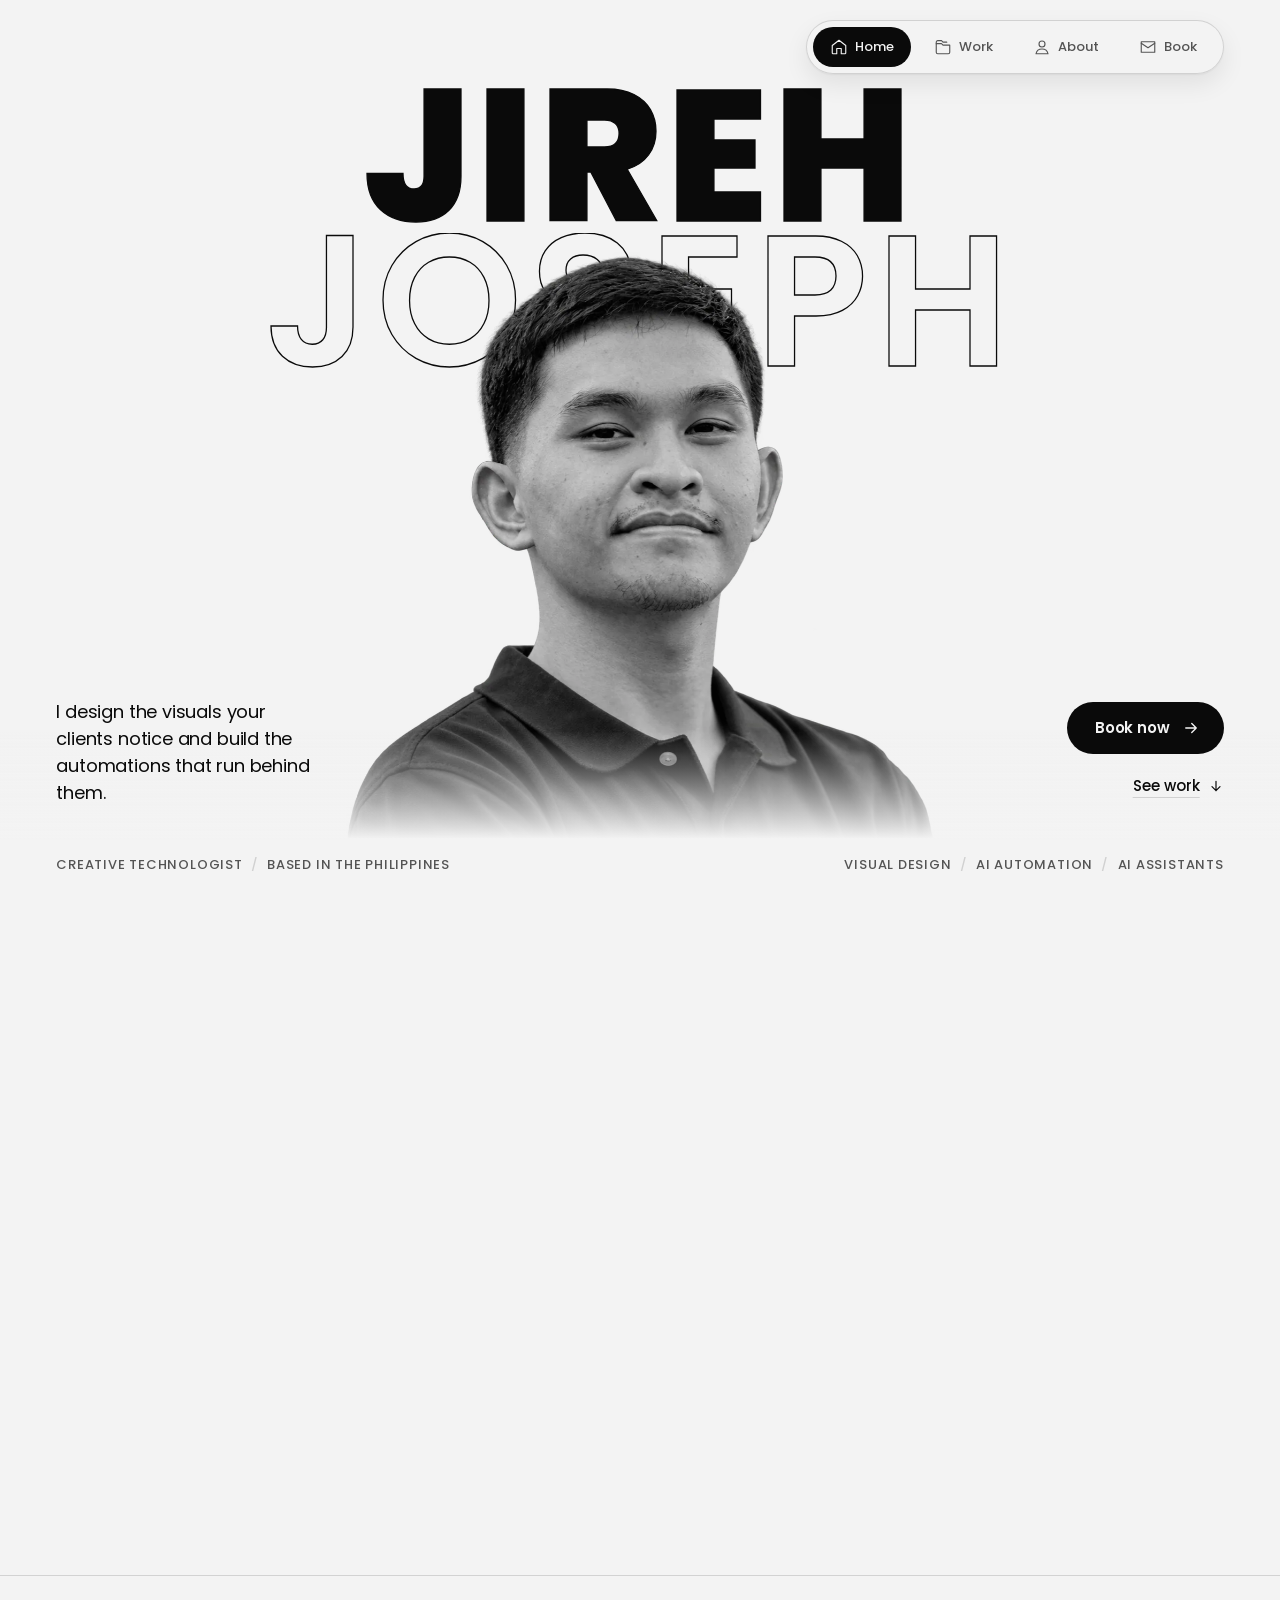
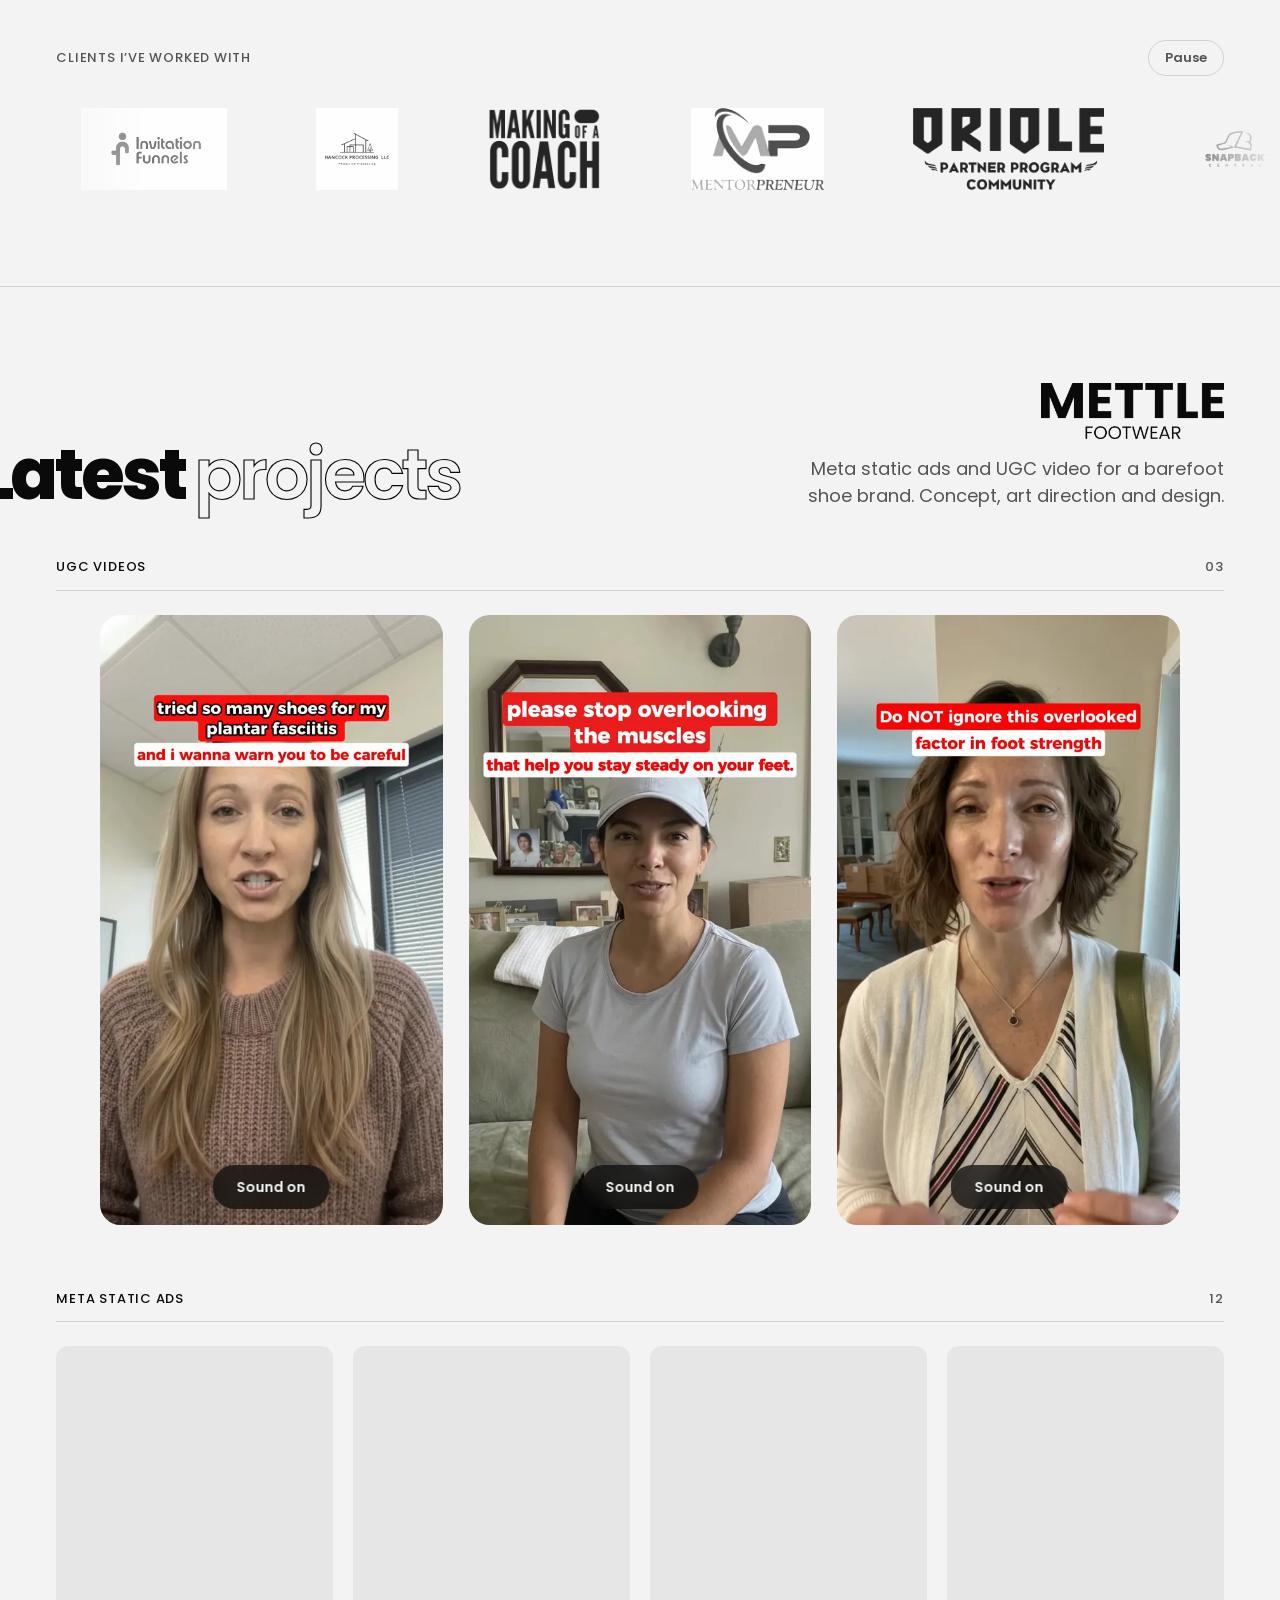
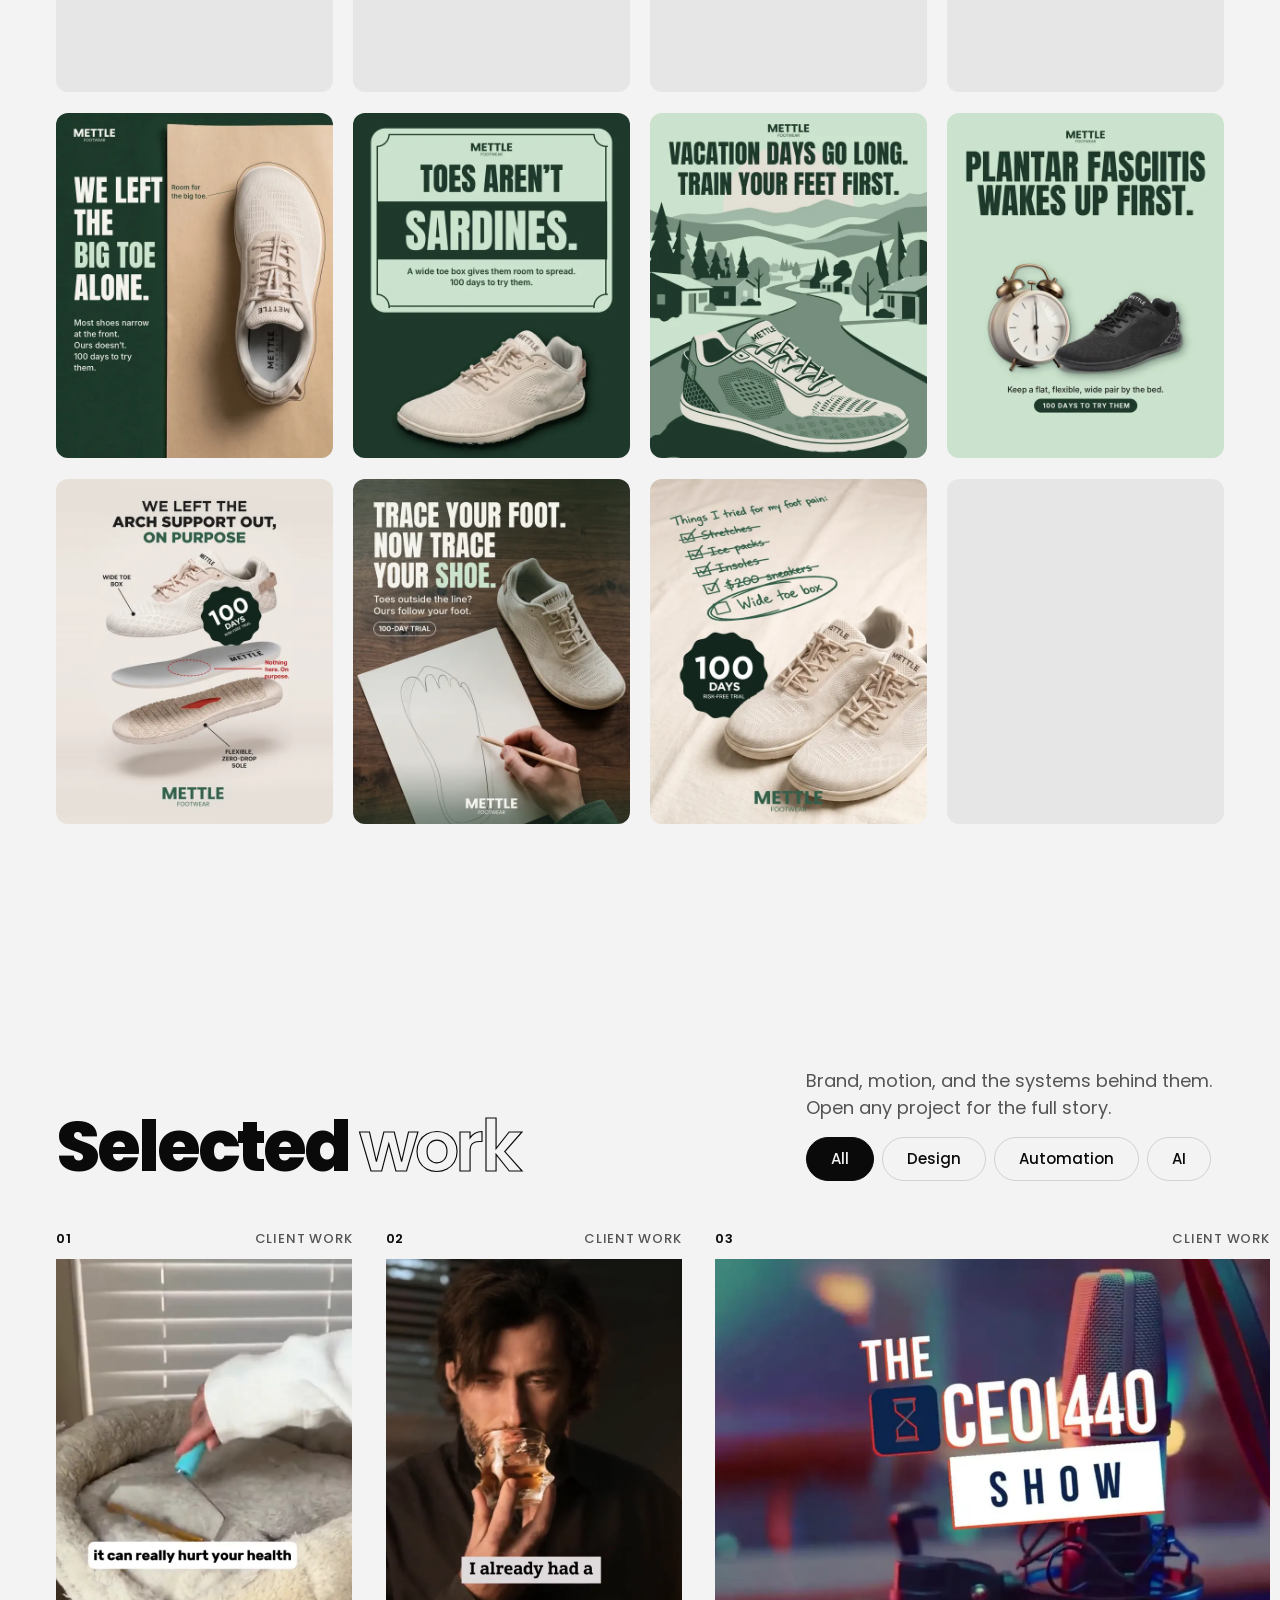
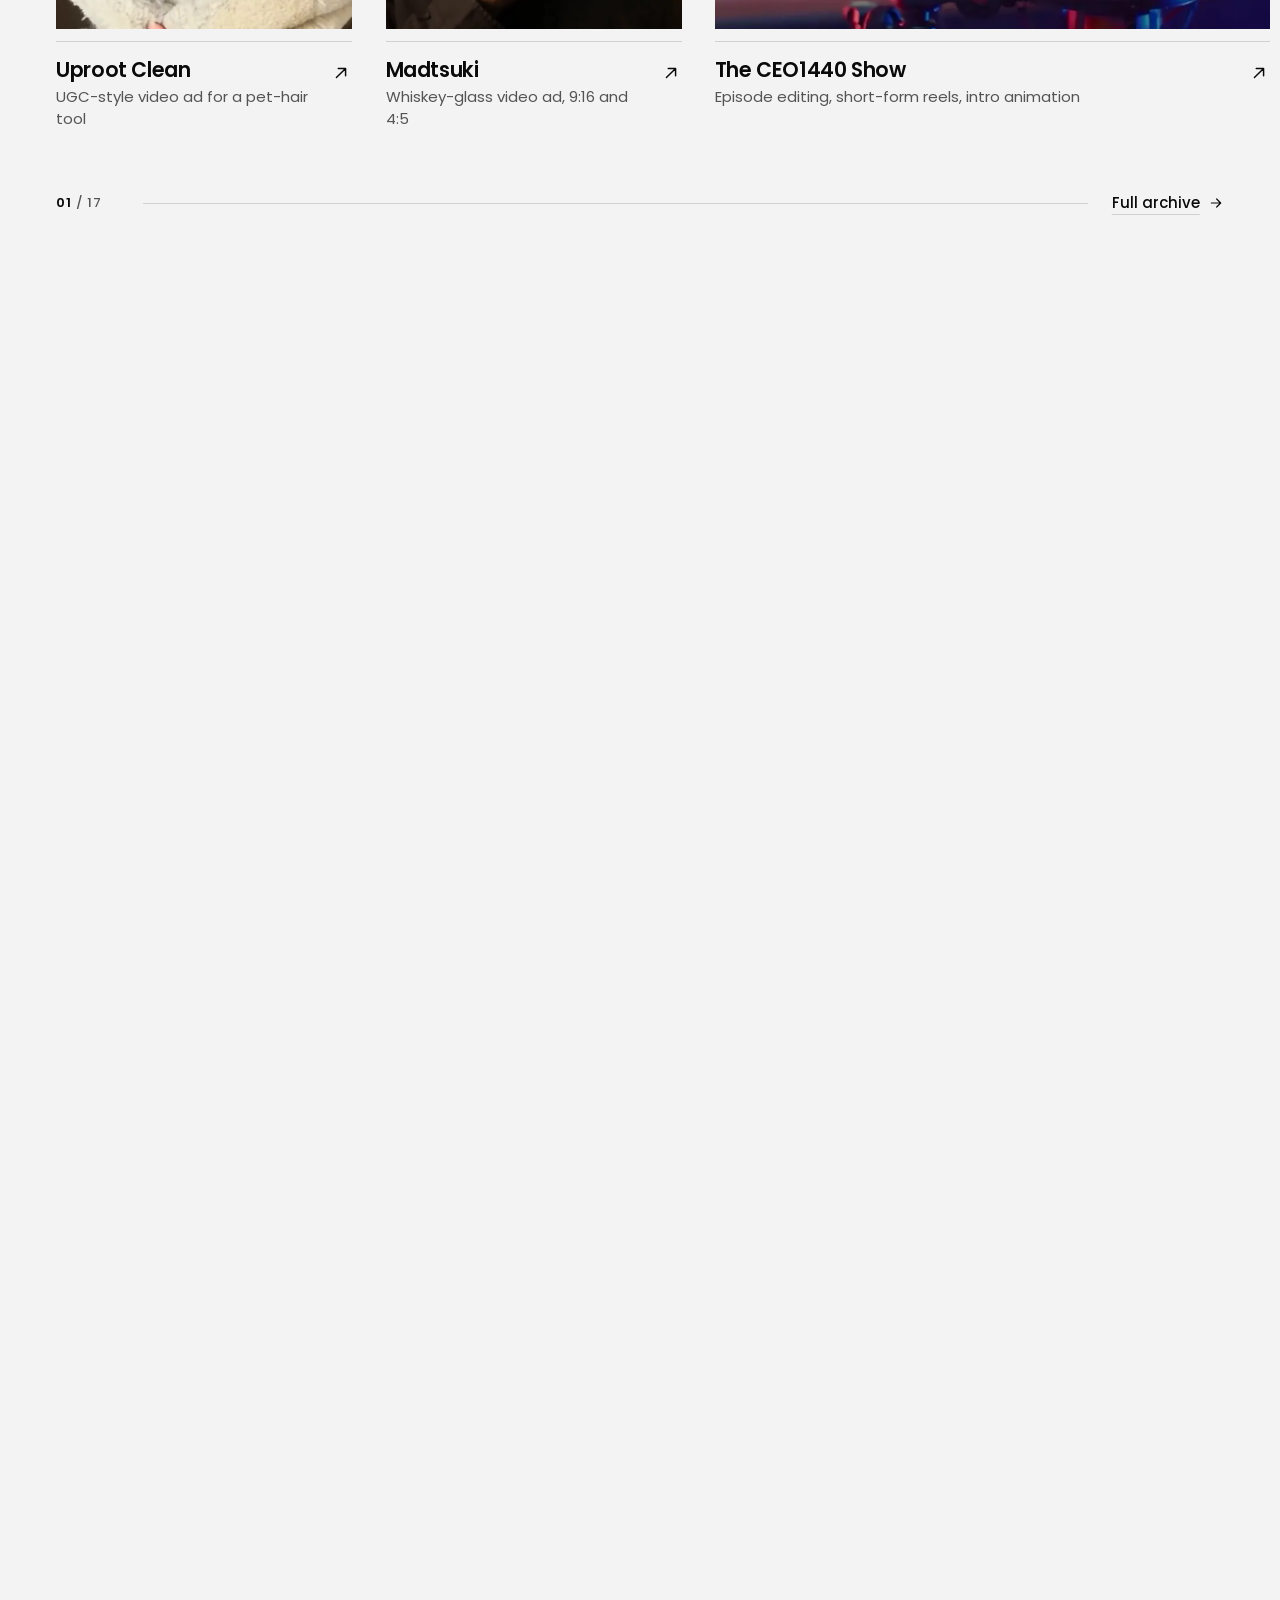
<file: index.html>
<!doctype html>
<html lang="en">
  <head>
    <meta charset="UTF-8" />
    <meta name="viewport" content="width=device-width, initial-scale=1.0" />
    <title>Jireh Joseph — Creative Technologist</title>
    <meta name="description" content="Jireh Joseph Brotonel is a creative technologist in the Philippines. I design the visuals your clients notice and build the automations that run behind them." />
    <meta property="og:type" content="website" />
    <meta property="og:title" content="Jireh Joseph — Creative Technologist" />
    <meta property="og:description" content="Visual design, AI automation, and AI assistants from one practice." />
    <meta property="og:url" content="https://jireh-joseph-portfolio.vercel.app/" />
    <meta property="og:image" content="https://jireh-joseph-portfolio.vercel.app/assets/og-card.jpg" />
    <meta property="og:image:width" content="1200" />
    <meta property="og:image:height" content="630" />
    <meta property="og:image:alt" content="Jireh Joseph, Creative Technologist: design, automation, and AI" />
    <meta name="twitter:card" content="summary_large_image" />
    <meta name="theme-color" content="#F3F3F3" />
    <link rel="icon" type="image/png" href="assets/jj-favicon.png" />
    <!-- js on; the loader plays once per visit (sessionStorage), never on repeat views. -->
    <script>
      document.documentElement.classList.add('js');
      try { if (!sessionStorage.getItem('jj-entered') && !location.hash) document.documentElement.classList.add('is-loading'); }
      catch (e) { if (!location.hash) document.documentElement.classList.add('is-loading'); }
    </script>
    <link rel="preload" href="assets/fonts/poppins-800.woff2" as="font" type="font/woff2" crossorigin />
    <link rel="preload" href="assets/fonts/poppins-500.woff2" as="font" type="font/woff2" crossorigin />
    <link rel="preload" href="assets/fonts/poppins-400.woff2" as="font" type="font/woff2" crossorigin />
    <link rel="preload" as="image" href="assets/jireh-portrait-cutout.webp" fetchpriority="high" />
    <link rel="stylesheet" href="site.css?v=35" />
  </head>
  <body>
    <a class="skip-link" href="#main">Skip to content</a>

    <!-- Loader: black screen, a line that fills with real load progress, then it
         gathers into a dot, pulses, and the black opens as a circle onto the hero. -->
    <div class="loader" data-loader aria-hidden="true">
      <p class="loader__name">Jireh Joseph</p>
      <div class="loader__center">
        <span class="loader__line"><span data-loader-fill></span></span>
        <span class="loader__dot"></span>
        <span class="loader__ring"></span>
        <span class="loader__ring"></span>
      </div>
      <p class="loader__label">L o a d i n g</p>
      <p class="loader__count"><span data-loader-count>000</span></p>
    </div>

    <nav class="rail" aria-label="Primary">
      <span class="rail__indicator" aria-hidden="true"></span>
      <a class="rail__link" href="#top" data-spy="top">
        <svg viewBox="0 0 24 24" aria-hidden="true"><path d="m3 10 9-7 9 7v10a1 1 0 0 1-1 1h-5v-7H9v7H4a1 1 0 0 1-1-1Z"/></svg>
        <span>Home</span>
      </a>
      <a class="rail__link" href="#work" data-spy="work">
        <svg viewBox="0 0 24 24" aria-hidden="true"><path d="M3 7.5h7l2 2h9v9.5a2 2 0 0 1-2 2H5a2 2 0 0 1-2-2Z"/><path d="M3 7.5v-2a2 2 0 0 1 2-2h5l2 2h5"/></svg>
        <span>Work</span>
      </a>
      <a class="rail__link" href="#about" data-spy="about">
        <svg viewBox="0 0 24 24" aria-hidden="true"><circle cx="12" cy="8" r="4"/><path d="M4 21c.8-4.2 3.5-6.3 8-6.3S19.2 16.8 20 21Z"/></svg>
        <span>About</span>
      </a>
      <a class="rail__link" href="#book" data-spy="book">
        <svg viewBox="0 0 24 24" aria-hidden="true"><path d="M3 5h18v14H3Z"/><path d="m3 7 9 6 9-6"/></svg>
        <span>Book</span>
      </a>
    </nav>

    <main id="main">
      <section class="hero" id="top" data-hero aria-labelledby="hero-title">
        <!-- The section is taller than the screen; the pin stays put while scrolling drives the zoom. -->
        <div class="hero__pin">
          <!-- Layer order (back to front): name, portrait, copy. The name writes itself on load. -->
          <h1 class="hero__title" id="hero-title" data-depth="-14">
            <span class="hero__line hero__line--fill"><span>Jireh</span></span>
            <span class="hero__line hero__line--outline"><span>Joseph</span></span>
          </h1>

          <figure class="hero__portrait" data-portrait>
            <img src="assets/jireh-portrait-cutout.webp" alt="Portrait of Jireh Joseph Brotonel" width="1100" height="1297" fetchpriority="high" decoding="async" />
          </figure>

          <p class="hero__statement">I design the visuals your clients notice and build the automations that run behind them.</p>

          <div class="hero__actions">
            <a class="button button--primary" href="#book">
              <span>Book now</span>
              <svg viewBox="0 0 24 24" aria-hidden="true"><path d="M5 12h14M13 6l6 6-6 6"/></svg>
            </a>
            <a class="text-link" href="#work">
              <span>See work</span>
              <svg viewBox="0 0 24 24" aria-hidden="true"><path d="M12 5v14M6 13l6 6 6-6"/></svg>
            </a>
          </div>

          <div class="hero__horizon">
            <p>Creative Technologist <span aria-hidden="true">/</span> Based in the Philippines</p>
            <p>Visual design <span aria-hidden="true">/</span> AI automation <span aria-hidden="true">/</span> AI assistants</p>
          </div>
        </div>
      </section>

      <!-- ================= WORK: clients → latest → selected work ================= -->
      <!-- One wrapper so the nav "Work" link lands on the client logos and stays lit through all three. -->
      <div class="work-group" id="work">
      <!-- ================= CLIENTS (the one ticker on the page) ================= -->
      <section class="clients" aria-labelledby="clients-title">
        <div class="clients__head">
          <h2 class="clients__title" id="clients-title">Clients I’ve worked with</h2>
          <button type="button" class="ticker__toggle" aria-pressed="false" data-ticker-toggle>Pause</button>
        </div>
        <div class="ticker" data-ticker>
          <ul class="ticker__set">
              <li><img src="assets/clients/ceo1440-show.webp" alt="CEO1440 Show" loading="lazy" decoding="async" /></li>
              <li class="is-negative"><img src="assets/clients/elevetion.webp" alt="Elevétion" loading="lazy" decoding="async" /></li>
              <li class="is-negative"><img src="assets/clients/financial-caffeine.webp" alt="Financial Caffeine" loading="lazy" decoding="async" /></li>
              <li class="is-negative"><img src="assets/clients/fit-2-perform.webp" alt="Fit 2 Perform" loading="lazy" decoding="async" /></li>
              <li><img src="assets/clients/floify.webp" alt="Floify" loading="lazy" decoding="async" /></li>
              <li><img src="assets/clients/intuition-funnels.webp" alt="Intuition Funnels" loading="lazy" decoding="async" /></li>
              <li><img src="assets/clients/jendor-processor.webp" alt="Hancock Processing" loading="lazy" decoding="async" /></li>
              <li class="is-negative"><img src="assets/clients/making-of-a-coach.webp" alt="Making of a Coach" loading="lazy" decoding="async" /></li>
              <li><img src="assets/clients/mentorpreneur.webp" alt="Mentorpreneur" loading="lazy" decoding="async" /></li>
              <li class="is-negative"><img src="assets/clients/oriole.webp" alt="Oriole" loading="lazy" decoding="async" /></li>
              <li class="is-negative"><img src="assets/clients/snapback-central.webp" alt="Snapback Central" loading="lazy" decoding="async" /></li>
          </ul>
        </div>
      </section>

      <!-- ================= LATEST PROJECTS (METTLE Footwear) ================= -->
      <!-- UGC videos play muted only while on screen; statics open full size in the ad lightbox (site.js). -->
      <section class="section latest" id="latest" aria-labelledby="latest-title" data-latest>
        <header class="section__head" data-reveal>
          <h2 class="section__title" id="latest-title">Latest <span class="outline">projects</span></h2>
          <div class="latest__brand">
            <img class="latest__logo" src="assets/projects/mettle/mettle-logo.webp" alt="METTLE Footwear" width="640" height="197" decoding="async" />
            <p class="section__intro">Meta static ads and UGC video for a barefoot shoe brand. Concept, art direction and design.</p>
          </div>
        </header>

        <div class="latest__group">
          <div class="latest__label" data-reveal><h3>UGC videos</h3><span>03</span></div>
          <ul class="ugc" role="list">
            <li class="ugc__card" data-reveal style="--reveal-delay:0ms">
              <video class="ugc__video" src="assets/projects/mettle/ugc/ugc-1.mp4" poster="assets/projects/mettle/ugc/ugc-1-poster.webp" muted loop playsinline preload="none" aria-label="METTLE Footwear UGC video 1"></video>
              <button type="button" class="ugc__sound" data-ugc-sound aria-pressed="false"><span>Sound on</span></button>
            </li>
            <li class="ugc__card" data-reveal style="--reveal-delay:90ms">
              <video class="ugc__video" src="assets/projects/mettle/ugc/ugc-2.mp4" poster="assets/projects/mettle/ugc/ugc-2-poster.webp" muted loop playsinline preload="none" aria-label="METTLE Footwear UGC video 2"></video>
              <button type="button" class="ugc__sound" data-ugc-sound aria-pressed="false"><span>Sound on</span></button>
            </li>
            <li class="ugc__card" data-reveal style="--reveal-delay:180ms">
              <video class="ugc__video" src="assets/projects/mettle/ugc/ugc-3.mp4" poster="assets/projects/mettle/ugc/ugc-3-poster.webp" muted loop playsinline preload="none" aria-label="METTLE Footwear UGC video 3"></video>
              <button type="button" class="ugc__sound" data-ugc-sound aria-pressed="false"><span>Sound on</span></button>
            </li>
          </ul>
        </div>

        <div class="latest__group">
          <div class="latest__label" data-reveal><h3>Meta static ads</h3><span>12</span></div>
          <ul class="ads" role="list" data-ads>
            <li data-reveal><button type="button" class="ad" data-ad="assets/projects/mettle/ads/under-the-table.webp"><img src="assets/projects/mettle/ads/under-the-table-sm.webp" alt="Ad: Shoes you won't hide under the table. A METTLE shoe served on a dinner plate." width="600" height="750" loading="lazy" decoding="async" /></button></li>
            <li data-reveal><button type="button" class="ad" data-ad="assets/projects/mettle/ads/run-your-hand-inside.webp"><img src="assets/projects/mettle/ads/run-your-hand-inside-sm.webp" alt="Ad: Run your hand inside. A hand slides into the shoe on a wooden floor." width="600" height="750" loading="lazy" decoding="async" /></button></li>
            <li data-reveal><button type="button" class="ad" data-ad="assets/projects/mettle/ads/everything-stacks.webp"><img src="assets/projects/mettle/ads/everything-stacks-sm.webp" alt="Ad: Everything stacks on your feet. Wooden blocks labelled back, hips, knees, ankles on a shoe." width="600" height="750" loading="lazy" decoding="async" /></button></li>
            <li data-reveal><button type="button" class="ad" data-ad="assets/projects/mettle/ads/more-foot-on-the-ground.webp"><img src="assets/projects/mettle/ads/more-foot-on-the-ground-sm.webp" alt="Ad: More of your foot on the ground. The sole beside a wet footprint on slate." width="600" height="750" loading="lazy" decoding="async" /></button></li>
            <li data-reveal><button type="button" class="ad" data-ad="assets/projects/mettle/ads/big-toe-alone.webp"><img src="assets/projects/mettle/ads/big-toe-alone-sm.webp" alt="Ad: We left the big toe alone. The shoe on kraft paper with a pencil." width="600" height="750" loading="lazy" decoding="async" /></button></li>
            <li data-reveal><button type="button" class="ad" data-ad="assets/projects/mettle/ads/toes-arent-sardines.webp"><img src="assets/projects/mettle/ads/toes-arent-sardines-sm.webp" alt="Ad: Toes aren't sardines. A tin-label headline above the shoe on dark green." width="600" height="750" loading="lazy" decoding="async" /></button></li>
            <li data-reveal><button type="button" class="ad" data-ad="assets/projects/mettle/ads/train-your-feet-first.webp"><img src="assets/projects/mettle/ads/train-your-feet-first-sm.webp" alt="Ad: Vacation days go long. Train your feet first. An illustrated travel poster with the shoe on a road." width="600" height="750" loading="lazy" decoding="async" /></button></li>
            <li data-reveal><button type="button" class="ad" data-ad="assets/projects/mettle/ads/wakes-up-first.webp"><img src="assets/projects/mettle/ads/wakes-up-first-sm.webp" alt="Ad: Plantar fasciitis wakes up first. An alarm clock next to the black shoe." width="600" height="750" loading="lazy" decoding="async" /></button></li>
            <li data-reveal><button type="button" class="ad" data-ad="assets/projects/mettle/ads/arch-support-left-out.webp"><img src="assets/projects/mettle/ads/arch-support-left-out-sm.webp" alt="Ad: We left the arch support out, on purpose. An exploded view of the shoe, insole and sole." width="600" height="750" loading="lazy" decoding="async" /></button></li>
            <li data-reveal><button type="button" class="ad" data-ad="assets/projects/mettle/ads/trace-your-foot.webp"><img src="assets/projects/mettle/ads/trace-your-foot-sm.webp" alt="Ad: Trace your foot. Now trace your shoe. A hand tracing a foot outline on paper." width="600" height="750" loading="lazy" decoding="async" /></button></li>
            <li data-reveal><button type="button" class="ad" data-ad="assets/projects/mettle/ads/tried-everything.webp"><img src="assets/projects/mettle/ads/tried-everything-sm.webp" alt="Ad: Things I tried for my foot pain. A handwritten checklist ending in wide toe box." width="600" height="750" loading="lazy" decoding="async" /></button></li>
            <li data-reveal><button type="button" class="ad" data-ad="assets/projects/mettle/ads/walk-without-pain.webp"><img src="assets/projects/mettle/ads/walk-without-pain-sm.webp" alt="Ad: Walk without pain with METTLE. A hand holds the shoe over a cream poster." width="600" height="750" loading="lazy" decoding="async" /></button></li>
          </ul>
        </div>
      </section>

      <!-- ================= WORK ================= -->
      <!-- Desktop: the frame pins and scrolling moves the track sideways (site.js).
           Phones: the track is a swipe carousel. -->
      <section class="work-rail" id="selected-work" aria-labelledby="work-title" data-work>
        <div class="work-rail__frame">
          <header class="work-rail__head" data-reveal>
            <h2 class="section__title" id="work-title">Selected <span class="outline">work</span></h2>
            <div class="work-rail__side">
              <p class="section__intro">Brand, motion, and the systems behind them. Open any project for the full story.</p>
              <div class="filters" role="group" aria-label="Filter projects">
                <button type="button" class="filter" aria-pressed="true" data-filter="all">All</button>
                <button type="button" class="filter" aria-pressed="false" data-filter="design">Design</button>
                <button type="button" class="filter" aria-pressed="false" data-filter="automation">Automation</button>
                <button type="button" class="filter" aria-pressed="false" data-filter="ai">AI</button>
              </div>
            </div>
          </header>
          <div class="work-rail__viewport" data-work-viewport>
            <ul class="work-track" data-work-grid data-scope="featured" aria-label="Featured projects"></ul>
          </div>
          <noscript><p class="section__intro">Project previews need JavaScript. <a class="text-link" href="mailto:jijey.deezigns@gmail.com">Email me</a> and I will send the work over.</p></noscript>
          <div class="work-rail__foot">
            <p class="work-rail__count" aria-hidden="true"><span data-work-current>01</span><span> / </span><span data-work-total>10</span></p>
            <span class="work-rail__progress" aria-hidden="true"><span data-work-bar></span></span>
            <a class="text-link" href="projects.html"><span>Full archive</span><svg viewBox="0 0 24 24" aria-hidden="true"><path d="M5 12h14M13 6l6 6-6 6"/></svg></a>
          </div>
        </div>
      </section>
      </div>

      

      

      <!-- ================= INK ================= -->
      <!-- A drop falls, ripples, and floods the screen black (scroll-driven, site.js).
           About and Process then sit on ink and run straight into Book. -->
      <div class="ink" data-ink>
        <div class="drop" data-drop data-spy-for="about" aria-hidden="true">
          <div class="drop__stage">
            <svg class="drop__svg" data-drop-svg focusable="false">
              <g class="drop__ripples"><circle /><circle /><circle /></g>
              <path class="drop__flood" />
              <path class="drop__bead" />
              <g class="drop__splash"><circle /><circle /><circle /><circle /><circle /><circle /></g>
            </svg>
            <p class="drop__title"><span class="drop__line"><span>About</span></span><span class="drop__line drop__line--outline"><span>me.</span></span></p>
          </div>
        </div>

      <!-- ================= ABOUT ================= -->
      <section class="about" id="about" aria-labelledby="about-title" data-about>
        <!-- Pinned stage (desktop): the portrait starts centred and zoomed with the
             facts floating around it in 3D, then glides to the left column for
             "What I do" and "Tools I use". Driven by site.js. -->
        <div class="about__pin" data-about-pin>
          <figure class="about__person" data-about-person>
            <img src="assets/about/jireh-about-arms.webp?v=4" alt="Jireh Joseph Brotonel with arms crossed" width="1102" height="1680" loading="lazy" decoding="async" />
          </figure>
          <div class="about__cloud" data-about-cloud>
            <h2 class="sr-only" id="about-title">About me</h2>
            <p class="about__fact" data-float="-120,1" style="--x:0.92;--y:0.19">Holding a degree in Electronics Engineering, I specialize in Graphic Design, Automation, and Artificial Intelligence to build forward-looking technical solutions.</p>
            <p class="about__fact" data-float="60,2" style="--x:0.08;--y:0.16">Rather than treating engineering, UX, and graphic design as separate silos, I approach every project as a single, unified system where all parts reinforce each other.</p>
            <p class="about__fact" data-float="140,3" style="--x:0.06;--y:0.47">My work sits at the intersection of intelligent backend algorithms, clean GUI code, and intentional visual design, connecting complex logic with user-facing interfaces.</p>
            <p class="about__fact" data-float="-60,4" style="--x:0.08;--y:0.74">Driven by technical ambition and aesthetic care, I focus on delivering complex backend architecture wrapped in clean, functional, and striking visual design.</p>
            <p class="about__fact" data-float="100,5" style="--x:0.94;--y:0.68">I bridge the space between optimized machine learning pipelines and intuitive design, proving that clean code and careful visuals are most powerful when built together.</p>
            <!-- The numbers sit together on a solid band across the portrait's lower half. -->
            <dl class="about__stats" data-float="40,0">
              <div class="about__stat"><dd>10+</dd><dt>Businesses</dt></div>
              <div class="about__stat"><dd>50+</dd><dt>Projects</dt></div>
              <div class="about__stat"><dd>5</dd><dt>Years</dt></div>
            </dl>
          </div>
        </div>
        <!-- Scroll room for the floating stage, then the side-by-side content. -->
        <div class="about__flow">
          <div class="about__room" aria-hidden="true"><span class="about__snap"></span></div>
          <div class="about__steps">
            <article class="about__step">
              <h3 data-reveal>What I do</h3>
              <dl class="services">
              <div data-reveal style="--reveal-delay:0ms"><dt>Visual Design</dt><dd>Brand identity and logos, social and marketing graphics, website and app UI. A consistent, professional brand across every platform.</dd></div>
              <div data-reveal style="--reveal-delay:90ms"><dt>AI Automation</dt><dd>Lead capture and follow-up, client and project setup, reporting and notifications. Reliable workflows that work in the background.</dd></div>
              <div data-reveal style="--reveal-delay:180ms"><dt>AI Assistants</dt><dd>Custom knowledge assistants, customer support and intake, internal team workflows. Focused support that keeps the work moving.</dd></div>
            </dl>
            </article>
            <article class="about__step">
              <h3 data-reveal>Tools I use</h3>
              <div class="tools">
              <div class="tools__group" data-reveal style="--reveal-delay:0ms">
                <h4>Visual design</h4>
                <ul><li><img src="assets/tools/figma.svg" alt="" width="20" height="20" loading="lazy" />Figma</li><li><img src="assets/tools/adobephotoshop.svg" alt="" width="20" height="20" loading="lazy" />Photoshop</li><li><img src="assets/tools/adobeillustrator.svg" alt="" width="20" height="20" loading="lazy" />Illustrator</li><li><img src="assets/tools/adobepremierepro.svg" alt="" width="20" height="20" loading="lazy" />Premiere Pro</li><li><img src="assets/tools/adobeaftereffects.svg" alt="" width="20" height="20" loading="lazy" />After Effects</li><li><img src="assets/tools/canva.svg" alt="" width="20" height="20" loading="lazy" />Canva</li><li><img src="assets/tools/cap-cut.webp" alt="" width="20" height="20" loading="lazy" />CapCut</li><li><img src="assets/tools/framer.svg" alt="" width="20" height="20" loading="lazy" />Framer</li><li><img src="assets/tools/webflow.svg" alt="" width="20" height="20" loading="lazy" />Webflow</li></ul>
              </div>
              <div class="tools__group" data-reveal style="--reveal-delay:90ms">
                <h4>Automation</h4>
                <ul><li><img src="assets/tools/n8n.svg" alt="" width="20" height="20" loading="lazy" />n8n</li><li><img src="assets/tools/make.svg" alt="" width="20" height="20" loading="lazy" />Make</li><li><img src="assets/tools/zapier.svg" alt="" width="20" height="20" loading="lazy" />Zapier</li><li><img src="assets/tools/gohighlevel.webp" alt="" width="20" height="20" loading="lazy" />GoHighLevel</li><li><img src="assets/tools/python.svg" alt="" width="20" height="20" loading="lazy" />Python</li><li><img src="assets/tools/nodedotjs.svg" alt="" width="20" height="20" loading="lazy" />Node.js</li><li><img src="assets/tools/react.svg" alt="" width="20" height="20" loading="lazy" />React</li><li><img src="assets/tools/postgresql.svg" alt="" width="20" height="20" loading="lazy" />PostgreSQL</li></ul>
              </div>
              <div class="tools__group" data-reveal style="--reveal-delay:180ms">
                <h4>AI</h4>
                <ul><li><img src="assets/tools/openai.svg" alt="" width="20" height="20" loading="lazy" />OpenAI</li><li><img src="assets/tools/claude.svg" alt="" width="20" height="20" loading="lazy" />Claude</li><li><img src="assets/tools/googlegemini.svg" alt="" width="20" height="20" loading="lazy" />Gemini</li><li><img src="assets/tools/langchain.svg" alt="" width="20" height="20" loading="lazy" />LangChain</li><li><img src="assets/tools/crewai.svg" alt="" width="20" height="20" loading="lazy" />CrewAI</li><li><img src="assets/tools/elevenlabs.svg" alt="" width="20" height="20" loading="lazy" />ElevenLabs</li></ul>
              </div>
            </div>
            </article>
          </div>
        </div>
      </section>

      <!-- ================= PROCESS ================= -->
      <section class="section process" id="process" aria-labelledby="process-title">
        <header class="section__head" data-reveal>
          <h2 class="section__title" id="process-title">How we <span class="outline">work</span></h2>
          <p class="section__intro">Four steps from first message to something running. No mystery in between.</p>
        </header>
        <ol class="steps">
          <li class="step" data-reveal><span class="step__n" aria-hidden="true">01</span><h3>Brief</h3><p>You tell me the goal, the audience, and what done looks like. I ask the questions that save time later.</p></li>
          <li class="step" data-reveal><span class="step__n" aria-hidden="true">02</span><h3>Plan</h3><p>I map the visuals and the workflow before building anything, so scope and timing are clear up front.</p></li>
          <li class="step" data-reveal><span class="step__n" aria-hidden="true">03</span><h3>Build</h3><p>Design and automation come together. You see real progress early and steer it while it is still easy to change.</p></li>
          <li class="step" data-reveal><span class="step__n" aria-hidden="true">04</span><h3>Launch</h3><p>We ship it, check it in real use, and I hand over what you need to run it with confidence.</p></li>
        </ol>
      </section>
      </div>

      <!-- ================= BOOK ================= -->
      <section class="book" id="book" aria-labelledby="book-title">
        <div class="book__inner">
          <div class="book__pitch" data-reveal>
            <h2 class="book__title" id="book-title">Bring me <span class="outline">the problem.</span></h2>
            <p>Share an idea, a messy workflow, or a brand that needs a sharper look. Tell me what you are trying to solve and I will come back with how I would approach it.</p>
            <div class="book__direct">
              <a class="book__email" href="mailto:jijey.deezigns@gmail.com">jijey.deezigns@gmail.com</a>
              <button type="button" class="copy" data-copy="jijey.deezigns@gmail.com">Copy</button>
            </div>
            <a class="text-link text-link--light" href="https://www.linkedin.com/in/jireh-joseph-brotonel-01b668319/" target="_blank" rel="noreferrer"><span>LinkedIn</span><svg viewBox="0 0 24 24" aria-hidden="true"><path d="M7 17 17 7M9 7h8v8"/></svg></a>
          </div>

          <!-- data-endpoint: paste a Formspree/Web3Forms URL to send directly. Empty = opens the visitor's email app with the message filled in. -->
          <form class="form" data-contact-form data-endpoint="https://api.web3forms.com/submit" novalidate data-reveal>
            <!-- Web3Forms: delivers to Jireh's inbox. The access key is public by design (it can only send to him). -->
            <input type="hidden" name="access_key" value="a097226c-15ca-4b65-87f4-de411dbbc654" />
            <input type="hidden" name="subject" value="New project inquiry from your portfolio" />
            <input type="hidden" name="from_name" value="Jireh Joseph portfolio" />
            <!-- Spam trap: bots tick it, people never see it. -->
            <input type="checkbox" name="botcheck" class="sr-only" tabindex="-1" autocomplete="off" aria-hidden="true" />
            <div class="field">
              <label for="f-name">Your name</label>
              <input id="f-name" name="name" type="text" autocomplete="name" required aria-describedby="f-name-err" />
              <p class="field__error" id="f-name-err"></p>
            </div>
            <div class="field">
              <label for="f-email">Email</label>
              <input id="f-email" name="email" type="email" autocomplete="email" inputmode="email" required aria-describedby="f-email-err" />
              <p class="field__error" id="f-email-err"></p>
            </div>
            <fieldset class="field field--choices">
              <legend>What do you need?</legend>
              <div class="choices">
                <label><input type="radio" name="service" value="Visual design" checked /><span>Visual design</span></label>
                <label><input type="radio" name="service" value="AI automation" /><span>AI automation</span></label>
                <label><input type="radio" name="service" value="AI assistant" /><span>AI assistant</span></label>
                <label><input type="radio" name="service" value="Not sure yet" /><span>Not sure yet</span></label>
              </div>
            </fieldset>
            <div class="field">
              <label for="f-message">About the project</label>
              <textarea id="f-message" name="message" rows="5" required aria-describedby="f-message-err" placeholder="What are you building, and what would make it a win?"></textarea>
              <p class="field__error" id="f-message-err"></p>
            </div>
            <button class="button button--light form__submit" type="submit">
              <span data-submit-label>Send message</span>
              <svg viewBox="0 0 24 24" aria-hidden="true"><path d="M5 12h14M13 6l6 6-6 6"/></svg>
            </button>
            <p class="form__status" role="status" aria-live="polite" data-form-status></p>
          </form>
        </div>
      </section>
    </main>

    <footer class="footer">
      <p class="footer__name">Jireh Joseph Brotonel</p>
      <nav class="footer__links" aria-label="Footer">
        <a href="mailto:jijey.deezigns@gmail.com">Email</a>
        <a href="https://www.linkedin.com/in/jireh-joseph-brotonel-01b668319/" target="_blank" rel="noreferrer">LinkedIn</a>
        <a href="projects.html">Archive</a>
        <a href="#top">Back to top</a>
      </nav>
      <p class="footer__meta">© 2026 · Creative Technologist · Philippines</p>
    </footer>

    <!-- Project viewer: native <dialog> gives focus trapping, Esc, and an inert page behind it. -->
    <dialog class="viewer" data-viewer aria-labelledby="viewer-title">
      <div class="viewer__bar">
        <p class="viewer__count" data-viewer-count></p>
        <div class="viewer__controls">
          <button type="button" class="icon-button" data-viewer-prev aria-label="Previous project"><svg viewBox="0 0 24 24" aria-hidden="true"><path d="M19 12H5M11 6l-6 6 6 6"/></svg></button>
          <button type="button" class="icon-button" data-viewer-next aria-label="Next project"><svg viewBox="0 0 24 24" aria-hidden="true"><path d="M5 12h14M13 6l6 6-6 6"/></svg></button>
          <button type="button" class="icon-button icon-button--close" data-viewer-close aria-label="Close project"><svg viewBox="0 0 24 24" aria-hidden="true"><path d="M6 6l12 12M18 6 6 18"/></svg></button>
        </div>
      </div>
      <div class="viewer__body" data-viewer-body></div>
    </dialog>

    <!-- Ad lightbox for the Latest Projects statics. -->
    <dialog class="lightbox" data-lightbox aria-label="Ad preview">
      <div class="lightbox__bar">
        <p class="lightbox__count" data-lightbox-count></p>
        <div class="viewer__controls">
          <button type="button" class="icon-button" data-lightbox-prev aria-label="Previous ad"><svg viewBox="0 0 24 24" aria-hidden="true"><path d="M19 12H5M11 6l-6 6 6 6"/></svg></button>
          <button type="button" class="icon-button" data-lightbox-next aria-label="Next ad"><svg viewBox="0 0 24 24" aria-hidden="true"><path d="M5 12h14M13 6l6 6-6 6"/></svg></button>
          <button type="button" class="icon-button icon-button--close" data-lightbox-close aria-label="Close preview"><svg viewBox="0 0 24 24" aria-hidden="true"><path d="M6 6l12 12M18 6 6 18"/></svg></button>
        </div>
      </div>
      <figure class="lightbox__stage"><img data-lightbox-img alt="" width="1080" height="1350" /></figure>
    </dialog>

    <script src="projects-data.js?v=7" defer></script>

    <script src="site.js?v=31" defer></script>
  </body>
</html>
</file>
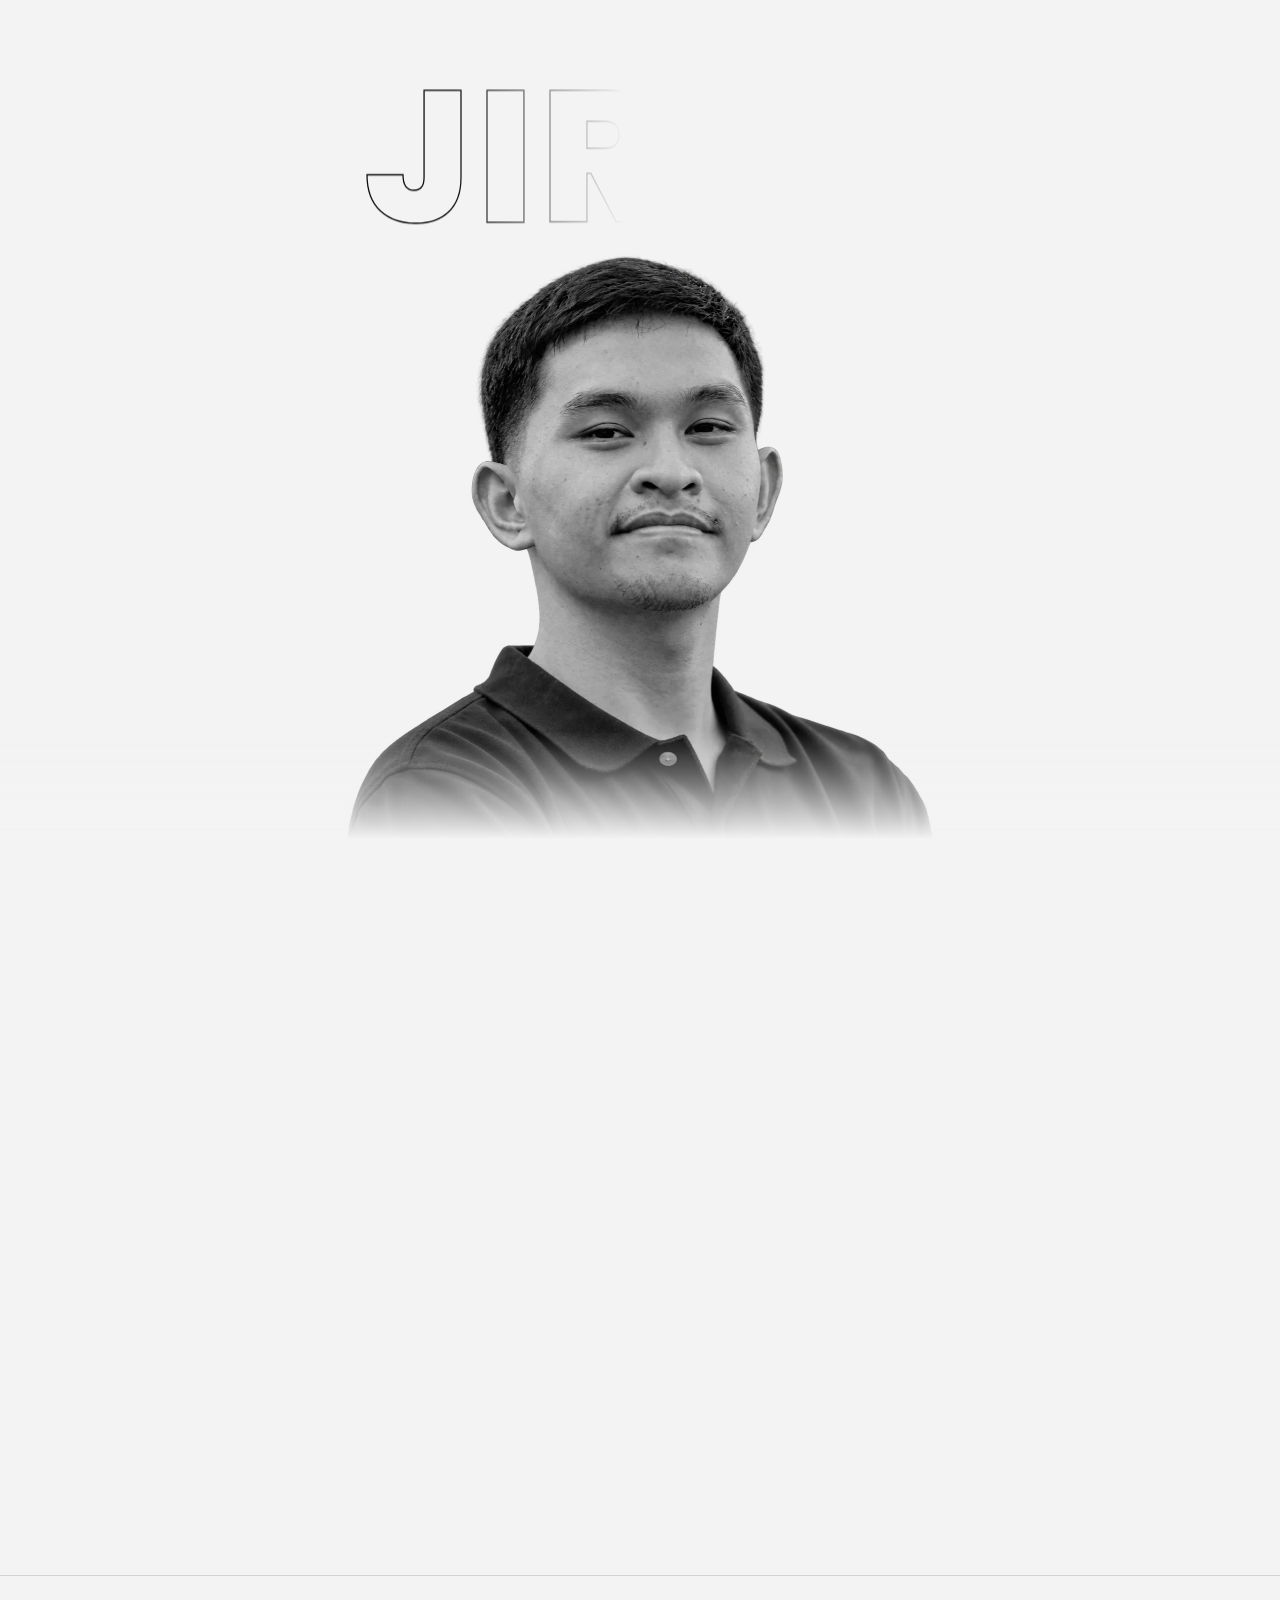
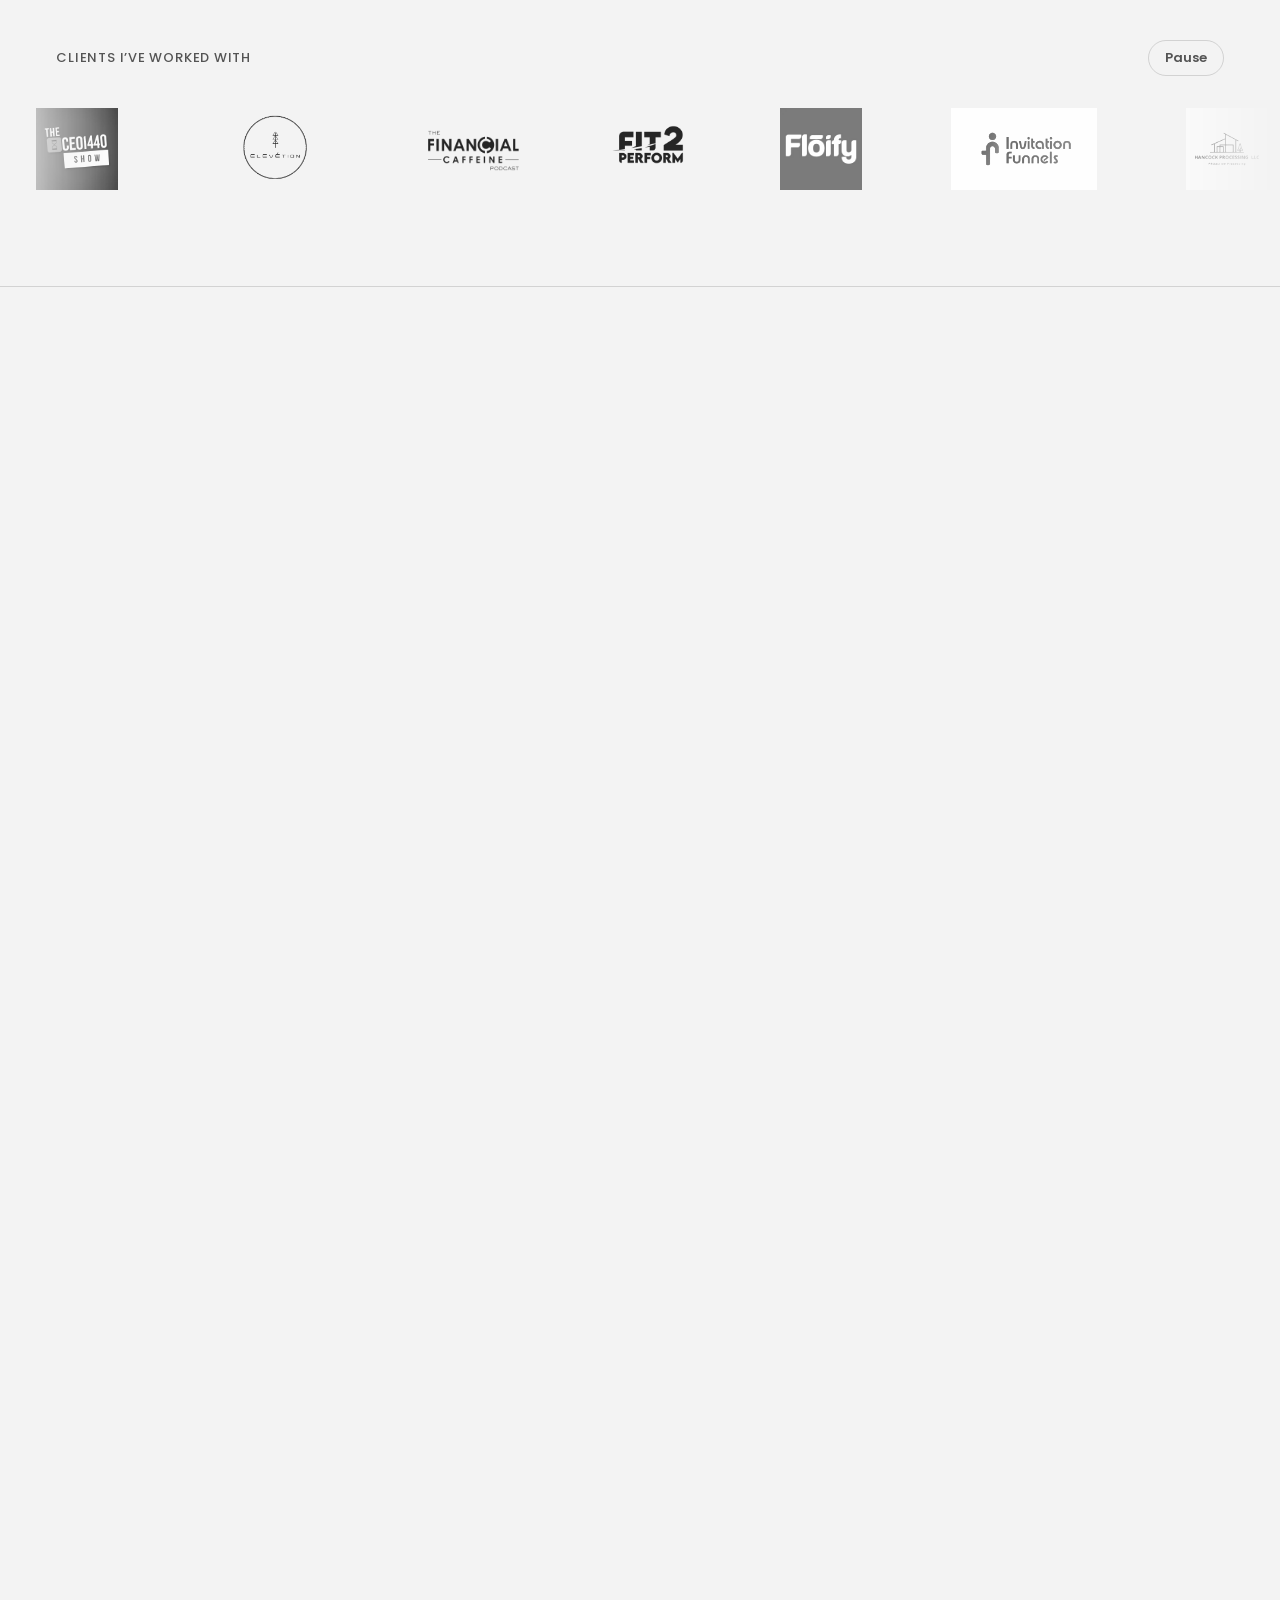
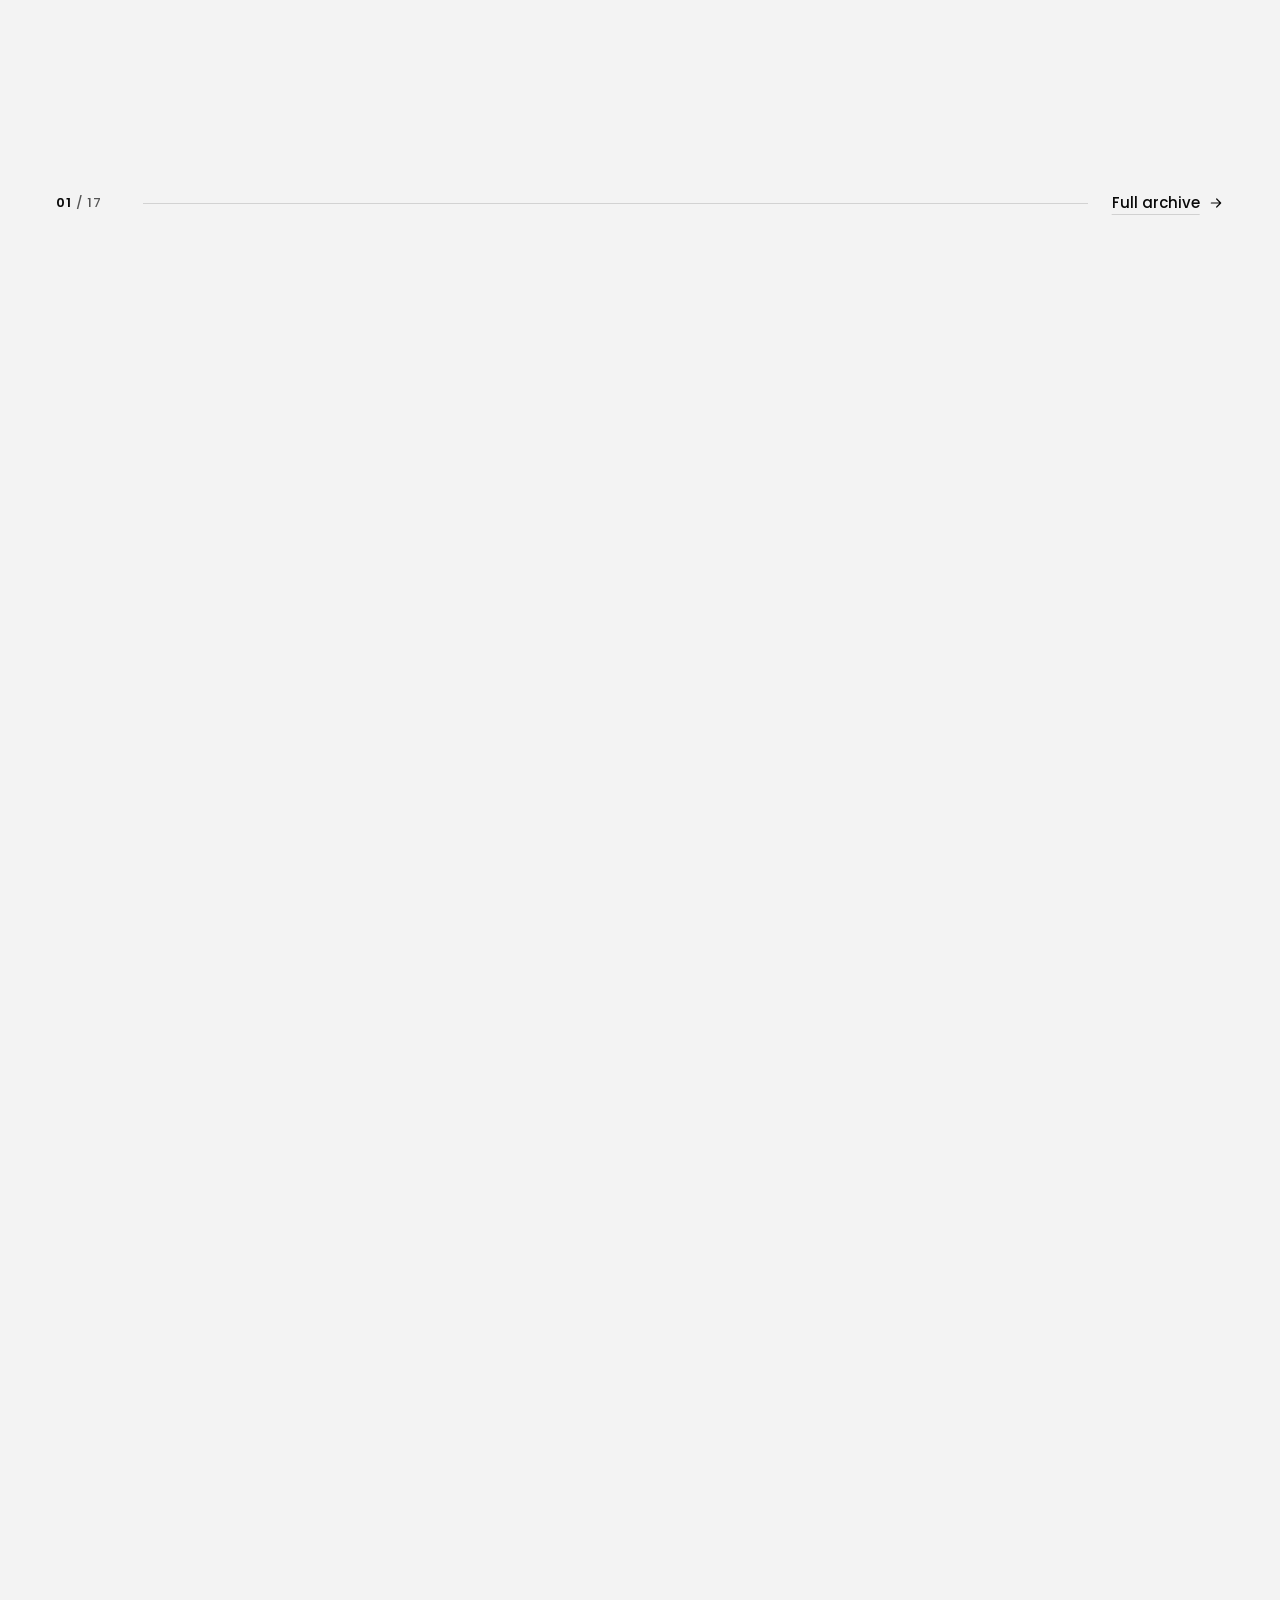
<file: about.html>
<!doctype html>
<html lang="en">
  <head>
    <meta charset="UTF-8" />
    <title>About — Jireh Joseph</title>
    <!-- About now lives on the home page; keep old links working. -->
    <meta http-equiv="refresh" content="0; url=index.html#about" />
    <link rel="canonical" href="index.html#about" />
  </head>
  <body>
    <p>About has moved. <a href="index.html#about">Continue to About</a>.</p>
  </body>
</html>
</file>
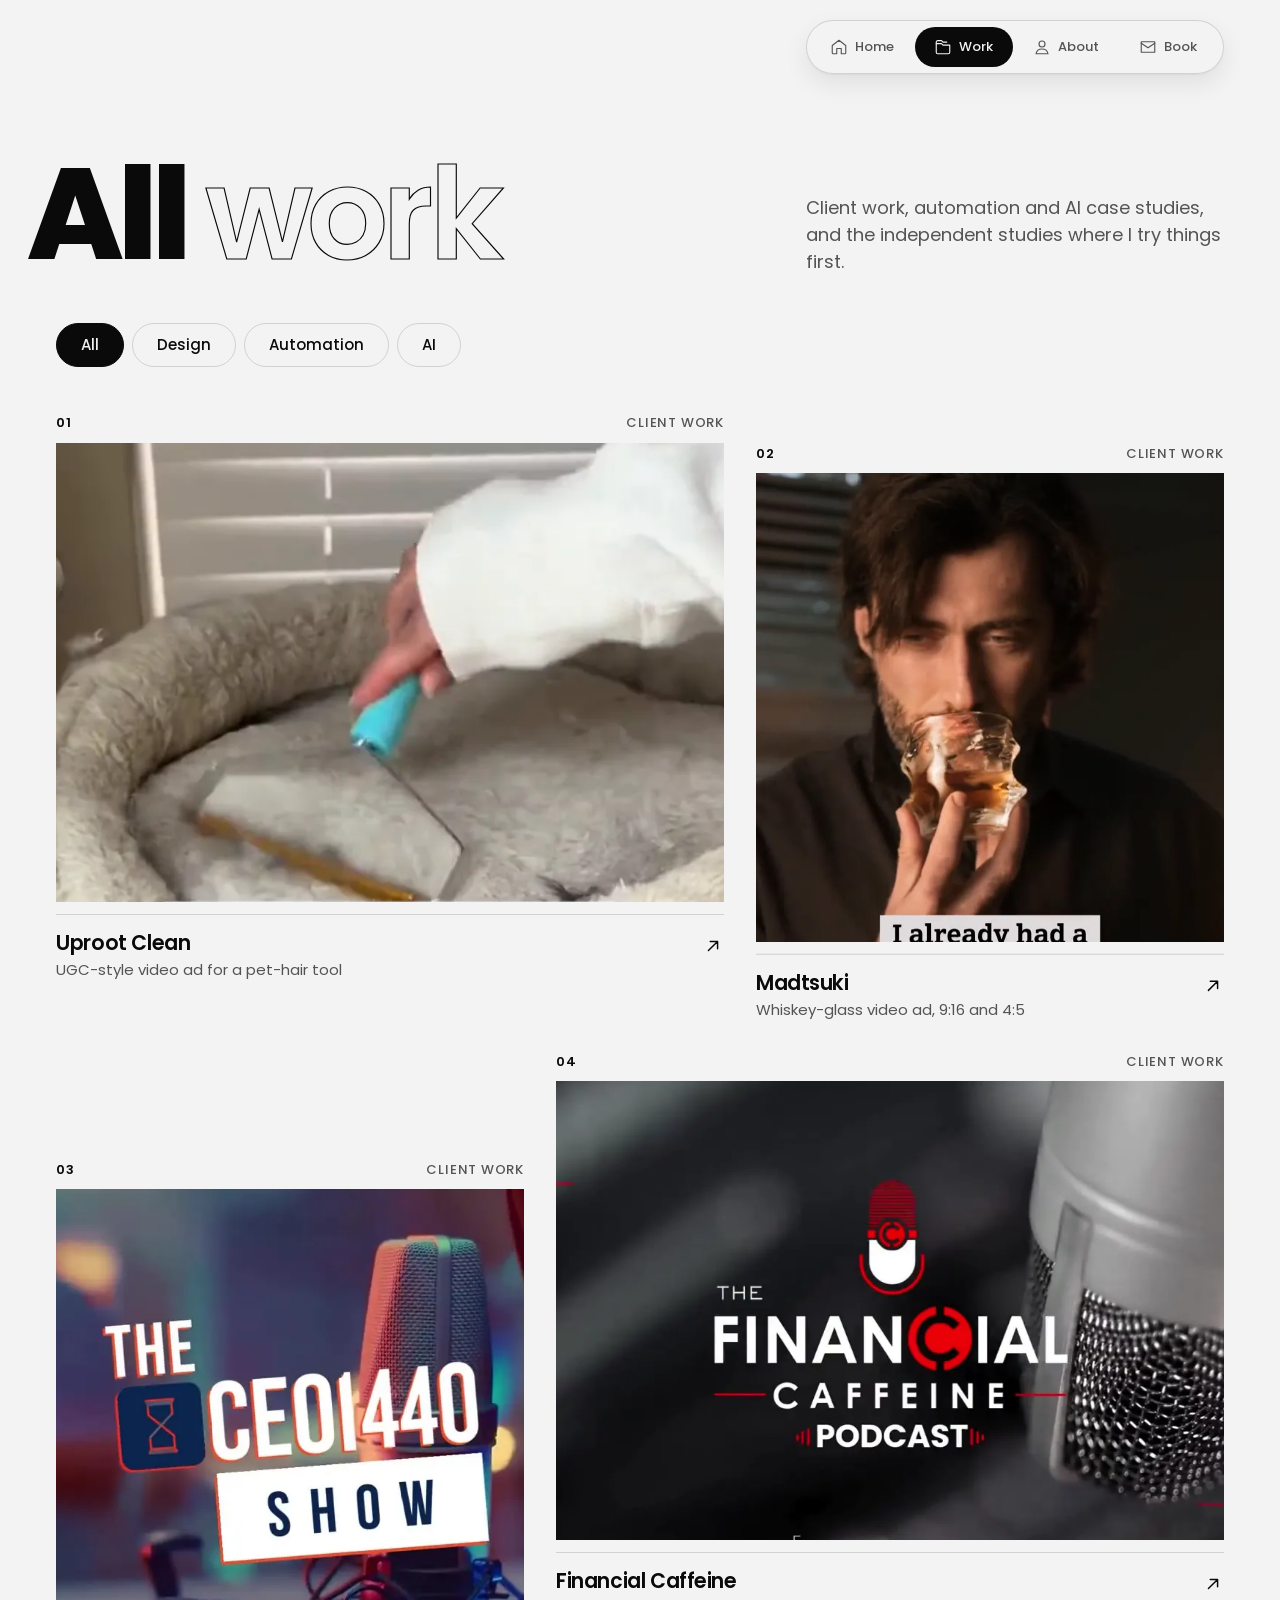
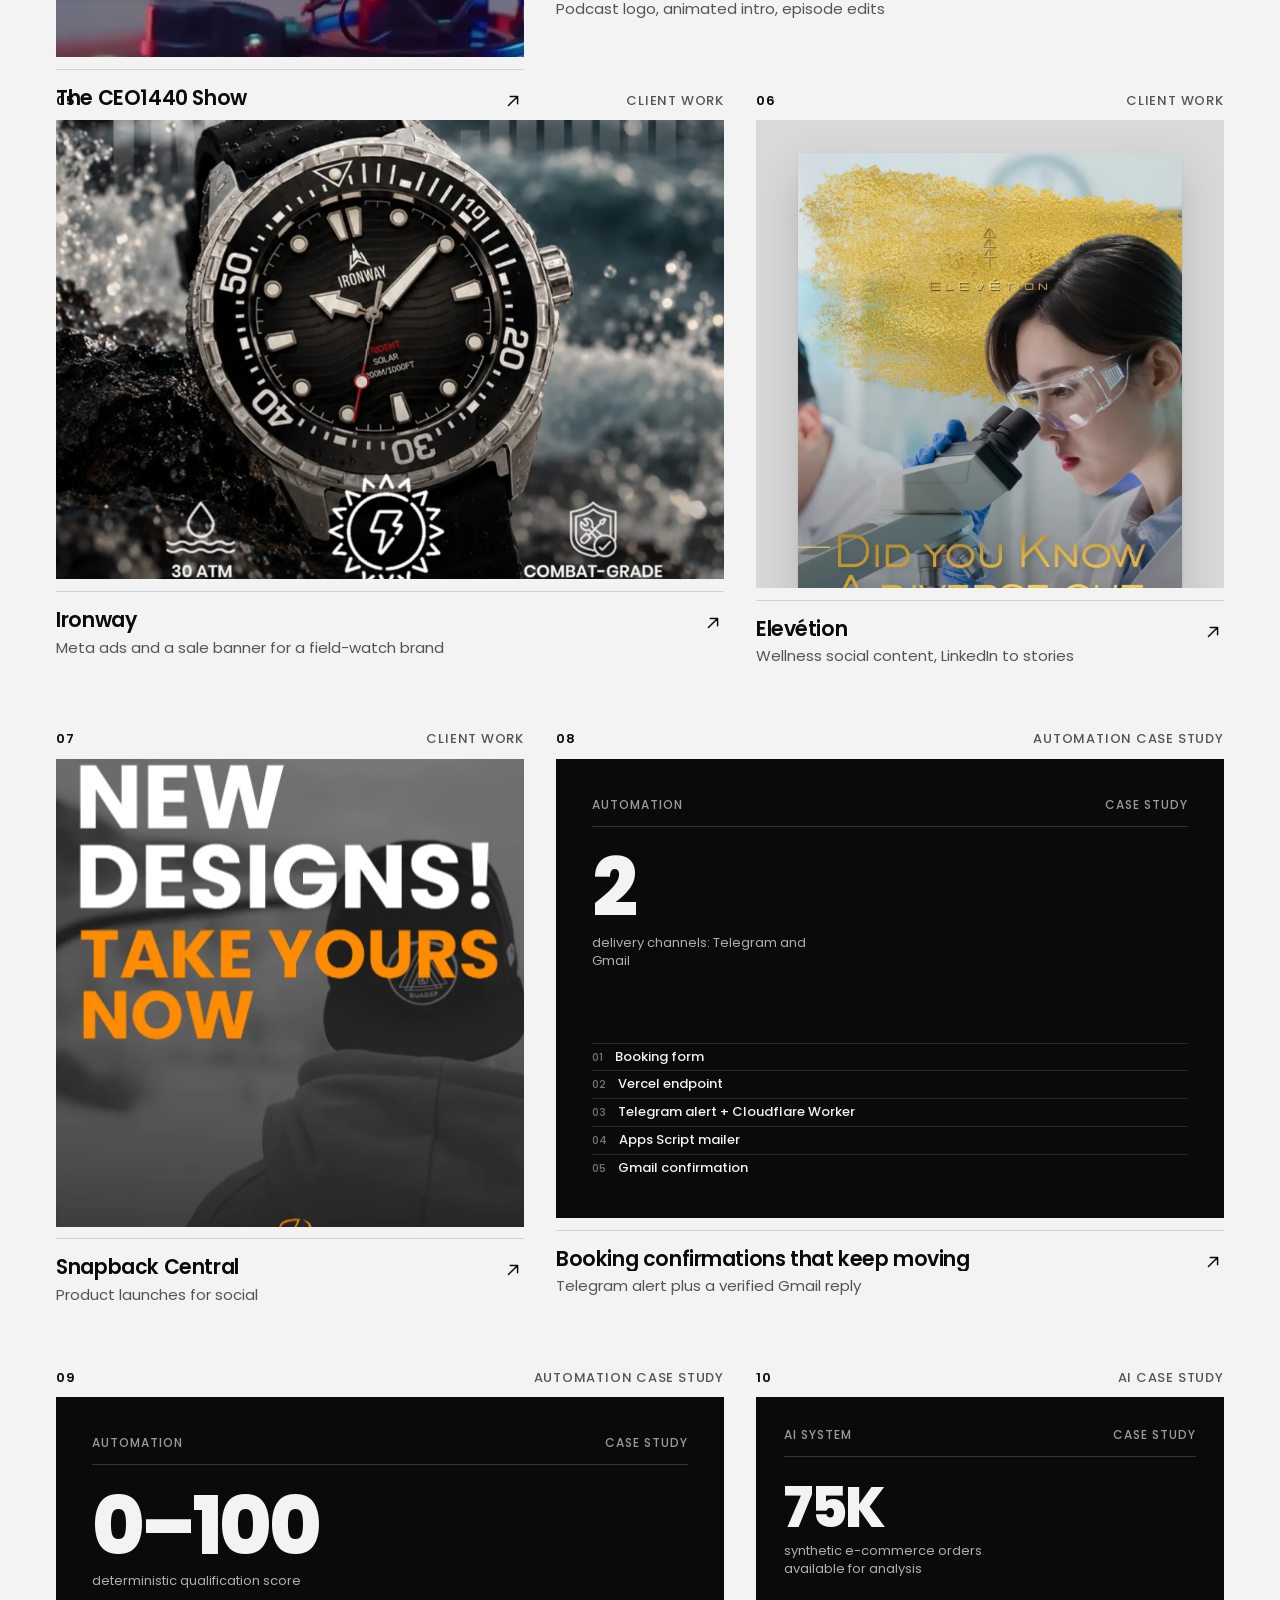
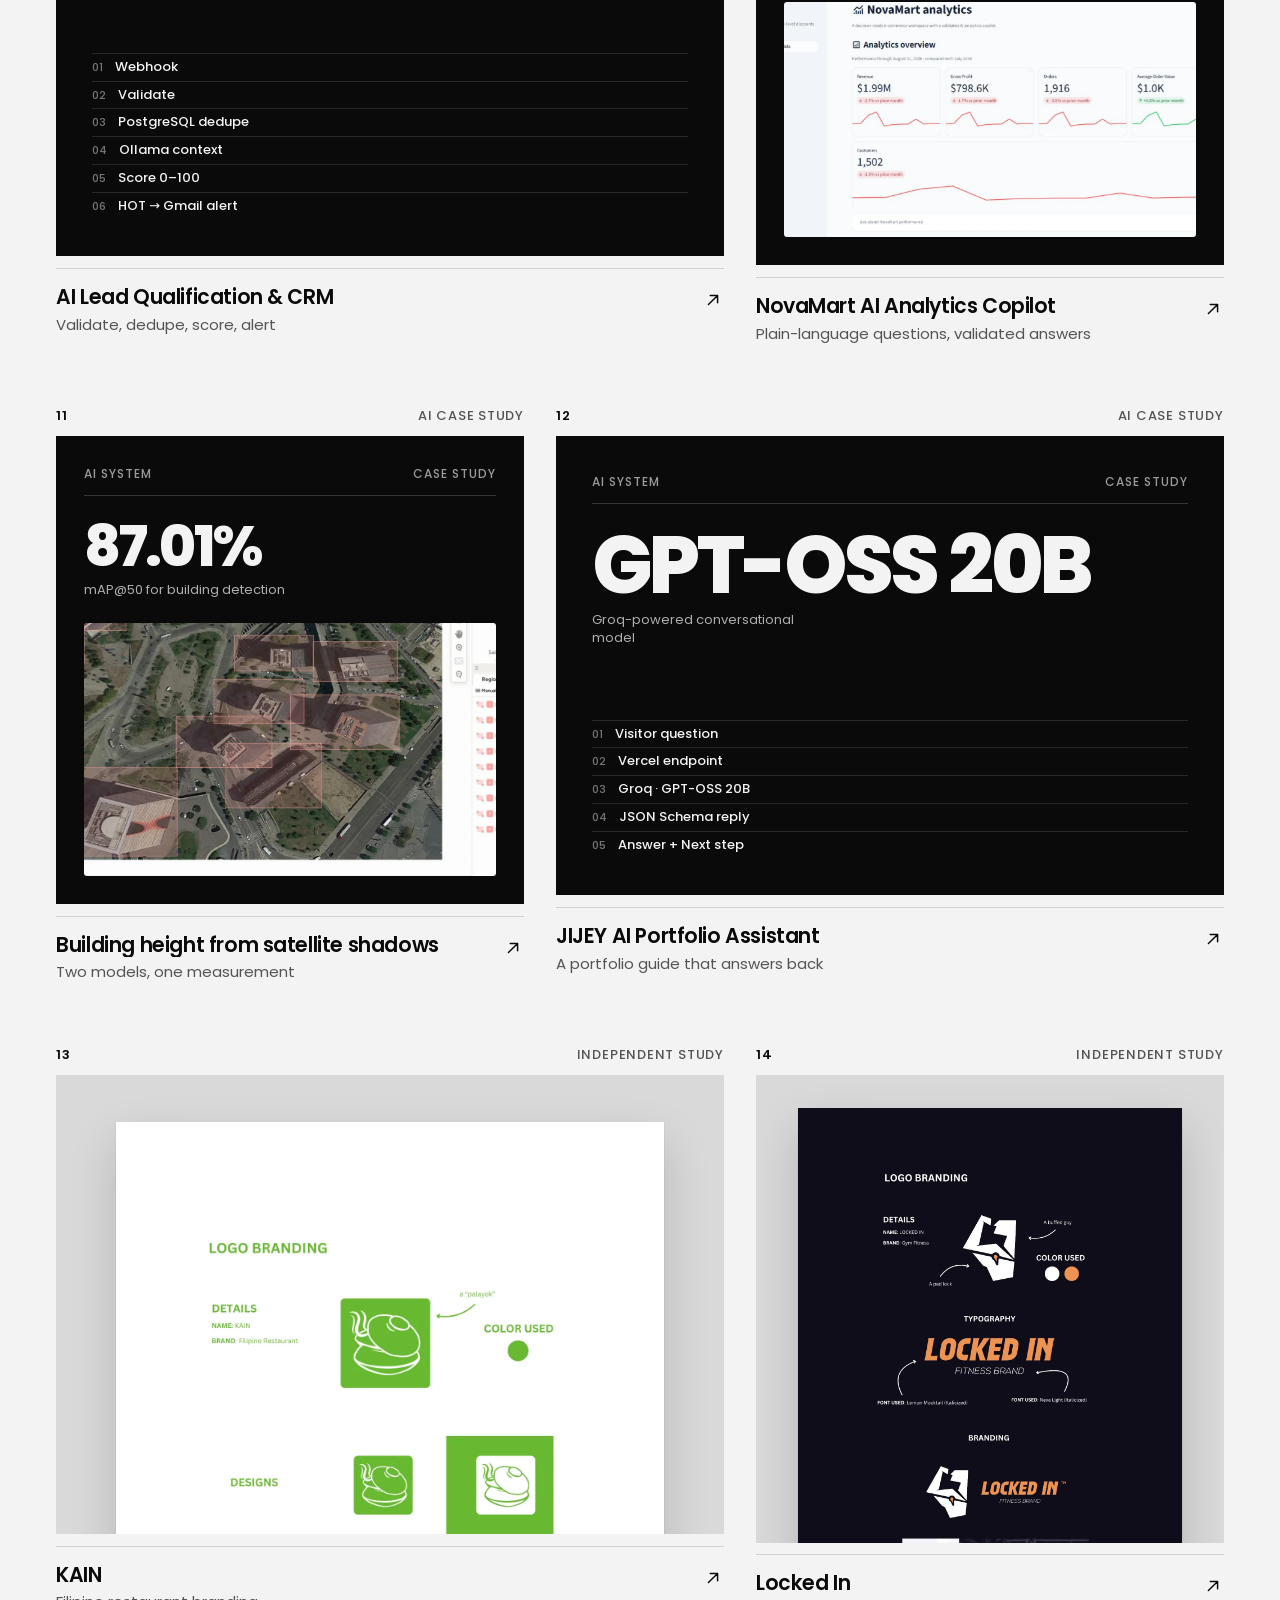
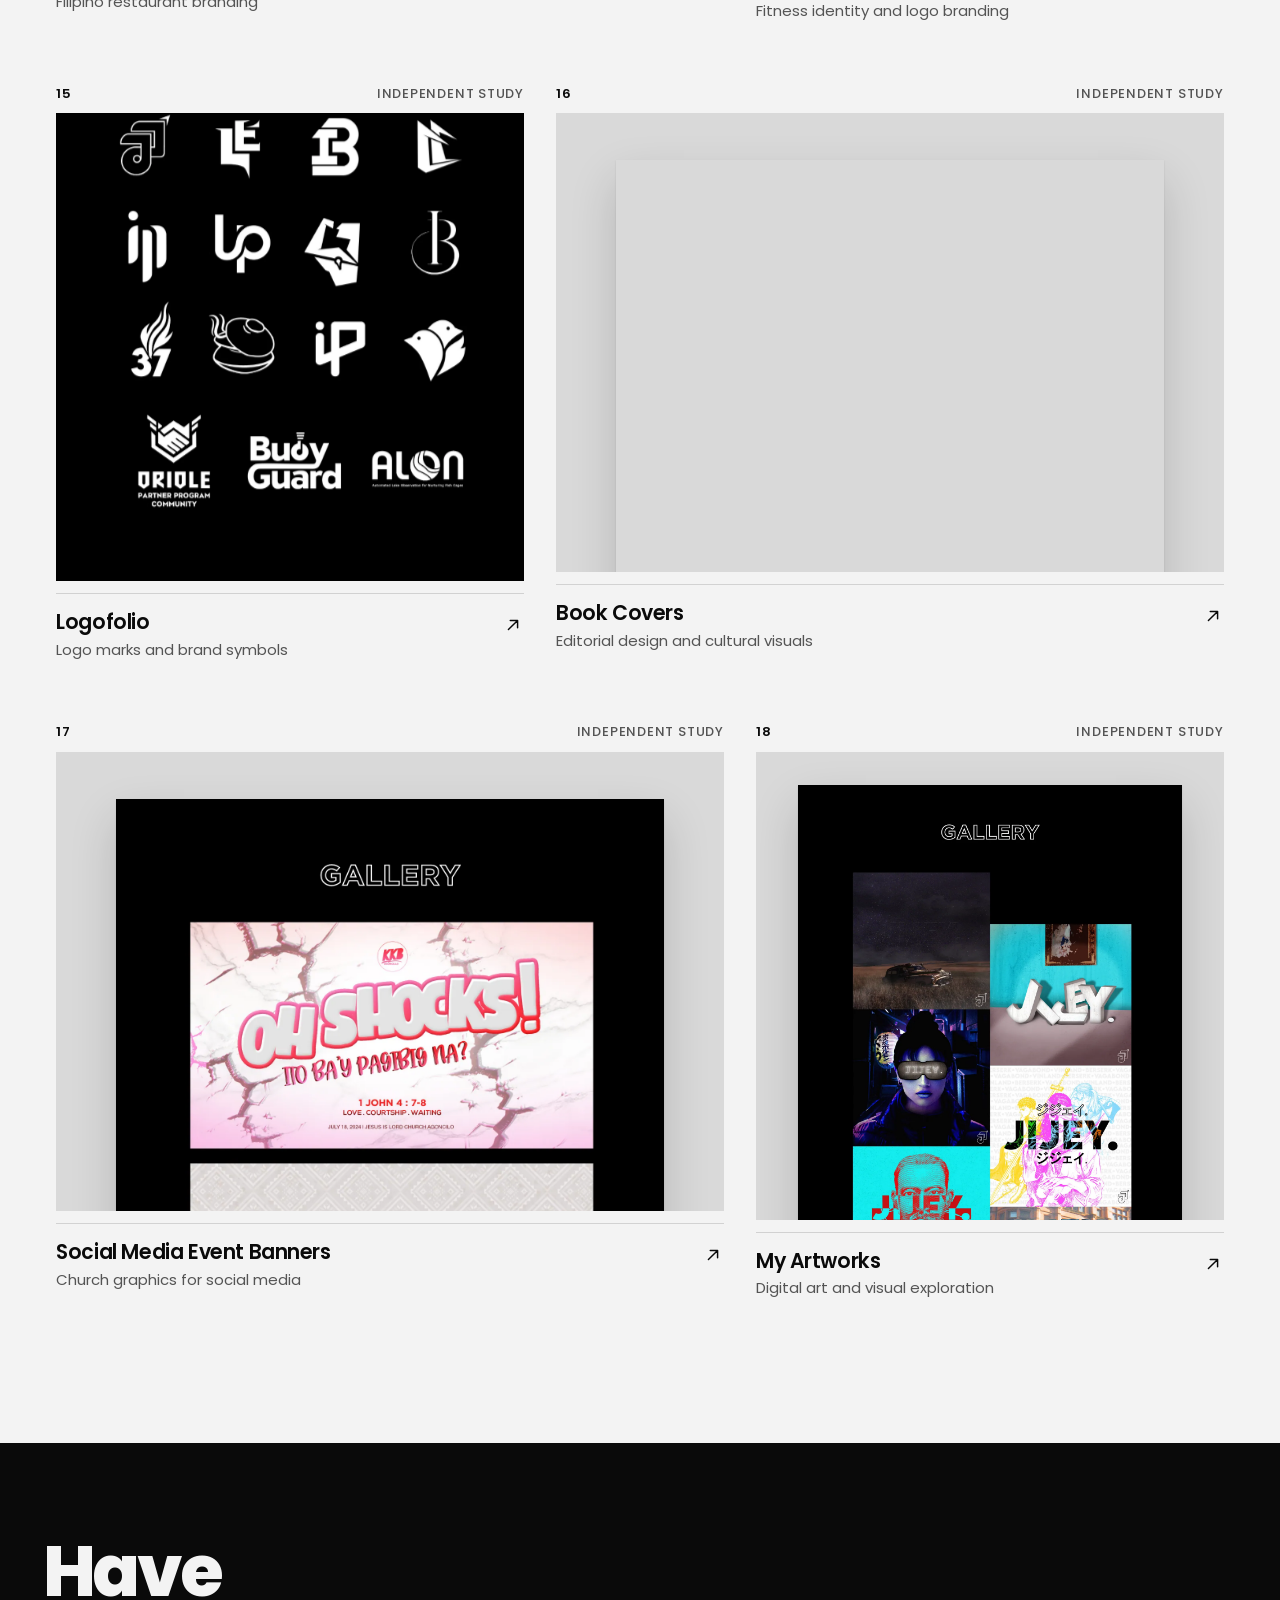
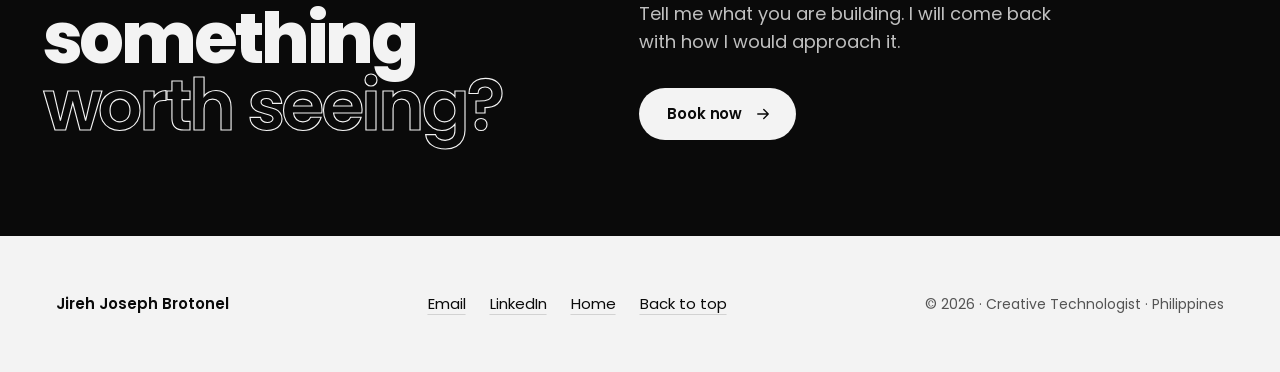
<file: projects.html>
<!doctype html>
<html lang="en">
  <head>
    <meta charset="UTF-8" />
    <meta name="viewport" content="width=device-width, initial-scale=1.0" />
    <title>All work — Jireh Joseph</title>
    <meta name="description" content="Every project by Jireh Joseph Brotonel: client design work, automation and AI case studies, and independent studies." />
    <meta property="og:type" content="website" />
    <meta property="og:title" content="All work — Jireh Joseph" />
    <meta property="og:description" content="Client design work, automation and AI case studies, and independent studies." />
    <meta property="og:url" content="https://jireh-joseph-portfolio.vercel.app/projects.html" />
    <meta property="og:image" content="https://jireh-joseph-portfolio.vercel.app/assets/og-card.jpg" />
    <meta property="og:image:width" content="1200" />
    <meta property="og:image:height" content="630" />
    <meta property="og:image:alt" content="Jireh Joseph, Creative Technologist: design, automation, and AI" />
    <meta name="twitter:card" content="summary_large_image" />
    <meta name="theme-color" content="#F3F3F3" />
    <link rel="icon" type="image/png" href="assets/jj-favicon.png" />
    <script>document.documentElement.classList.add('js');</script>
    <link rel="preload" href="assets/fonts/poppins-800.woff2" as="font" type="font/woff2" crossorigin />
    <link rel="preload" href="assets/fonts/poppins-400.woff2" as="font" type="font/woff2" crossorigin />
    <link rel="stylesheet" href="site.css?v=32" />
  </head>
  <body>
    <a class="skip-link" href="#main">Skip to content</a>

    <nav class="rail" aria-label="Primary">
      <span class="rail__indicator" aria-hidden="true"></span>
      <a class="rail__link" href="index.html#top">
        <svg viewBox="0 0 24 24" aria-hidden="true"><path d="m3 10 9-7 9 7v10a1 1 0 0 1-1 1h-5v-7H9v7H4a1 1 0 0 1-1-1Z"/></svg>
        <span>Home</span>
      </a>
      <a class="rail__link" href="projects.html" aria-current="true">
        <svg viewBox="0 0 24 24" aria-hidden="true"><path d="M3 7.5h7l2 2h9v9.5a2 2 0 0 1-2 2H5a2 2 0 0 1-2-2Z"/><path d="M3 7.5v-2a2 2 0 0 1 2-2h5l2 2h5"/></svg>
        <span>Work</span>
      </a>
      <a class="rail__link" href="index.html#about">
        <svg viewBox="0 0 24 24" aria-hidden="true"><circle cx="12" cy="8" r="4"/><path d="M4 21c.8-4.2 3.5-6.3 8-6.3S19.2 16.8 20 21Z"/></svg>
        <span>About</span>
      </a>
      <a class="rail__link" href="index.html#book">
        <svg viewBox="0 0 24 24" aria-hidden="true"><path d="M3 5h18v14H3Z"/><path d="m3 7 9 6 9-6"/></svg>
        <span>Book</span>
      </a>
    </nav>

    <main id="main">
      <section class="section work work--archive" aria-labelledby="archive-title">
        <header class="section__head" data-reveal>
          <h1 class="section__title archive__title" id="archive-title">All <span class="outline">work</span></h1>
          <p class="section__intro">Client work, automation and AI case studies, and the independent studies where I try things first.</p>
        </header>
        <div class="filters" role="group" aria-label="Filter projects" data-reveal>
          <button type="button" class="filter" aria-pressed="true" data-filter="all">All</button>
          <button type="button" class="filter" aria-pressed="false" data-filter="design">Design</button>
          <button type="button" class="filter" aria-pressed="false" data-filter="automation">Automation</button>
          <button type="button" class="filter" aria-pressed="false" data-filter="ai">AI</button>
        </div>
        <ul class="work-grid" data-work-grid data-scope="all"></ul>
        <noscript><p class="section__intro">Project previews need JavaScript. <a class="text-link" href="mailto:jijey.deezigns@gmail.com">Email me</a> and I will send the work over.</p></noscript>
      </section>

      <section class="book book--compact" aria-labelledby="book-title">
        <div class="book__inner">
          <div class="book__pitch">
            <h2 class="book__title" id="book-title">Have something <span class="outline">worth seeing?</span></h2>
          </div>
          <div class="book__pitch book__pitch--end">
            <p>Tell me what you are building. I will come back with how I would approach it.</p>
            <a class="button button--light" href="index.html#book"><span>Book now</span><svg viewBox="0 0 24 24" aria-hidden="true"><path d="M5 12h14M13 6l6 6-6 6"/></svg></a>
          </div>
        </div>
      </section>
    </main>

    <footer class="footer">
      <p class="footer__name">Jireh Joseph Brotonel</p>
      <nav class="footer__links" aria-label="Footer">
        <a href="mailto:jijey.deezigns@gmail.com">Email</a>
        <a href="https://www.linkedin.com/in/jireh-joseph-brotonel-01b668319/" target="_blank" rel="noreferrer">LinkedIn</a>
        <a href="index.html">Home</a>
        <a href="#main">Back to top</a>
      </nav>
      <p class="footer__meta">© 2026 · Creative Technologist · Philippines</p>
    </footer>

    <dialog class="viewer" data-viewer aria-labelledby="viewer-title">
      <div class="viewer__bar">
        <p class="viewer__count" data-viewer-count></p>
        <div class="viewer__controls">
          <button type="button" class="icon-button" data-viewer-prev aria-label="Previous project"><svg viewBox="0 0 24 24" aria-hidden="true"><path d="M19 12H5M11 6l-6 6 6 6"/></svg></button>
          <button type="button" class="icon-button" data-viewer-next aria-label="Next project"><svg viewBox="0 0 24 24" aria-hidden="true"><path d="M5 12h14M13 6l6 6-6 6"/></svg></button>
          <button type="button" class="icon-button icon-button--close" data-viewer-close aria-label="Close project"><svg viewBox="0 0 24 24" aria-hidden="true"><path d="M6 6l12 12M18 6 6 18"/></svg></button>
        </div>
      </div>
      <div class="viewer__body" data-viewer-body></div>
    </dialog>

    <script src="projects-data.js?v=7" defer></script>
    <script src="site.js?v=29" defer></script>
  </body>
</html>
</file>
<file: site.css>
/* ==========================================================================
   Jireh Joseph — site styles (v2)
   Tokens → base → components → sections. See DESIGN.md for the rules.
   ========================================================================== */

/* ---- Fonts: self-hosted Poppins (latin subset) --------------------------- */
@font-face { font-family: "Poppins"; font-style: normal; font-weight: 200; font-display: swap; src: url("assets/fonts/poppins-200.woff2") format("woff2"); }
@font-face { font-family: "Poppins"; font-style: normal; font-weight: 400; font-display: swap; src: url("assets/fonts/poppins-400.woff2") format("woff2"); }
@font-face { font-family: "Poppins"; font-style: normal; font-weight: 500; font-display: swap; src: url("assets/fonts/poppins-500.woff2") format("woff2"); }
@font-face { font-family: "Poppins"; font-style: normal; font-weight: 600; font-display: swap; src: url("assets/fonts/poppins-600.woff2") format("woff2"); }
@font-face { font-family: "Poppins"; font-style: normal; font-weight: 700; font-display: swap; src: url("assets/fonts/poppins-700.woff2") format("woff2"); }
@font-face { font-family: "Poppins"; font-style: normal; font-weight: 800; font-display: swap; src: url("assets/fonts/poppins-800.woff2") format("woff2"); }

/* ---- Tokens -------------------------------------------------------------- */
:root {
  /* Color: monochrome. Work imagery brings the color. */
  --paper: #F3F3F3;
  --ink: #0A0A0A;
  --graphite: #545454;           /* 6.9:1 on paper */
  --line: rgba(10, 10, 10, .14);
  --wash: rgba(10, 10, 10, .06); /* hover fills */

  /* Type */
  --font: "Poppins", system-ui, sans-serif;
  --text-display: clamp(52px, 6.6vw, 128px);
  --text-h2: clamp(40px, 5.5vw, 88px);
  --text-h3: clamp(22px, 2vw, 30px);
  --text-lead: clamp(18px, 1.35vw, 21px);
  --text-body: 17px;
  --text-label: 13px;

  /* Space: 4px base */
  --s-1: 4px; --s-2: 8px; --s-3: 12px; --s-4: 16px; --s-5: 24px;
  --s-6: 32px; --s-7: 48px; --s-8: 64px; --s-9: 96px; --s-10: 144px;

  /* Layout */
  --rail-left: clamp(16px, 2.4vw, 40px);
  --rail-width: 64px;
  /* The nav floats top-right, so the page keeps equal margins on both sides. */
  --rail-clear: var(--gutter-right);
  --gutter-right: clamp(24px, 4.4vw, 96px);
  --content-max: 1280px;

  /* Motion */
  --ease-out: cubic-bezier(.23, 1, .32, 1);
  --ease-in-out: cubic-bezier(.77, 0, .175, 1);
  --dur-press: 140ms;
  --dur-ui: 220ms;
}

/* Visible to screen readers only. */
.sr-only { position: absolute; width: 1px; height: 1px; padding: 0; margin: -1px; overflow: hidden; clip: rect(0 0 0 0); white-space: nowrap; border: 0; }

/* ---- Base ---------------------------------------------------------------- */
*, *::before, *::after { box-sizing: border-box; }
html { background: var(--paper); color: var(--ink); -webkit-text-size-adjust: 100%; }
@media (prefers-reduced-motion: no-preference) { html { scroll-behavior: smooth; } }
body { margin: 0; font: 400 var(--text-body)/1.6 var(--font); background: var(--paper); overflow-x: clip; }
img, svg, video { display: block; max-width: 100%; }
a { color: inherit; text-decoration: none; }
h1, h2, h3, p, figure { margin: 0; }
::selection { background: var(--ink); color: var(--paper); }
:focus-visible { outline: 2px solid var(--ink); outline-offset: 3px; border-radius: 4px; }
a, button { -webkit-tap-highlight-color: transparent; }
button { font: inherit; color: inherit; }

.skip-link { position: fixed; z-index: 100; top: var(--s-3); left: var(--s-3); padding: var(--s-3) var(--s-4); background: var(--ink); color: var(--paper); font-size: var(--text-label); font-weight: 600; border-radius: 999px; transform: translateY(-160%); transition: transform var(--dur-ui) var(--ease-out); }
.skip-link:focus-visible { transform: none; outline-color: var(--ink); }

/* ---- Components: buttons and links -------------------------------------- */
.button { display: inline-flex; align-items: center; gap: var(--s-3); min-height: 52px; padding: 0 var(--s-5) 0 28px; border-radius: 999px; font-size: 15px; font-weight: 600; letter-spacing: -.01em; transition: transform var(--dur-press) var(--ease-out), background-color var(--dur-ui) var(--ease-out); }
.button svg { width: 18px; height: 18px; fill: none; stroke: currentColor; stroke-width: 1.8; stroke-linecap: round; stroke-linejoin: round; transition: transform var(--dur-ui) var(--ease-out); }
.button--primary { background: var(--ink); color: var(--paper); }
.button:active { transform: scale(.97); }

.text-link { display: inline-flex; align-items: center; gap: var(--s-2); padding: var(--s-2) 0; font-size: 15px; font-weight: 500; text-decoration: underline; text-decoration-thickness: 1px; text-underline-offset: 6px; text-decoration-color: var(--line); transition: text-decoration-color var(--dur-ui) var(--ease-out); }
.text-link svg { width: 16px; height: 16px; fill: none; stroke: currentColor; stroke-width: 1.8; stroke-linecap: round; stroke-linejoin: round; transition: transform var(--dur-ui) var(--ease-out); }

@media (hover: hover) and (pointer: fine) {
  .button--primary:hover { background: #2A2A2A; }
  .button:hover svg { transform: translateX(3px); }
  .text-link:hover { text-decoration-color: var(--ink); }
  .text-link:hover svg { transform: translateY(2px); }
}

/* ---- Navigation rail ---------------------------------------------------- */
.rail { position: fixed; z-index: 50; top: clamp(12px, 2.2vh, 24px); right: var(--gutter-right); padding: 6px; display: grid; grid-auto-flow: column; grid-auto-columns: 1fr; gap: 4px; border: 1px solid var(--line); border-radius: 999px; background: rgba(243, 243, 243, .9); -webkit-backdrop-filter: blur(12px); backdrop-filter: blur(12px); box-shadow: 0 1px 2px rgba(10, 10, 10, .06), 0 10px 24px rgba(10, 10, 10, .08); }
.rail__indicator { position: absolute; z-index: 0; top: 6px; left: 6px; width: calc((100% - 12px - 12px) / 4); height: calc(100% - 12px); border-radius: 999px; background: var(--ink); transform: translateX(var(--indicator-x, 0px)); transition: transform 260ms var(--ease-out); }
.rail__link { position: relative; z-index: 1; display: flex; align-items: center; justify-content: center; gap: 7px; height: 40px; padding: 0 16px; border-radius: 999px; color: var(--graphite); font-size: 13px; font-weight: 500; line-height: 1; transition: color var(--dur-ui) var(--ease-out), background-color var(--dur-ui) var(--ease-out), transform var(--dur-press) var(--ease-out); }
.rail__link svg { flex: none; width: 18px; height: 18px; fill: none; stroke: currentColor; stroke-width: 1.5; stroke-linejoin: round; stroke-linecap: round; }
.rail__link[aria-current="true"] { color: var(--paper); }
.rail__link:active { transform: scale(.94); }
.rail__link:focus-visible { outline-offset: 2px; border-radius: 999px; }
@media (hover: hover) and (pointer: fine) {
  .rail__link:not([aria-current="true"]):hover { color: var(--ink); background: var(--wash); }
}

/* ---- Hero --------------------------------------------------------------
   Like a print spread: the name at the back, the portrait standing large in
   front of the second line, copy on the ground line. The section is taller
   than the viewport; .hero__pin sticks while scroll drives the zoom (site.js). */
.hero { position: relative; height: 175svh; }
.hero__pin { --hero-size: clamp(76px, 14.5vw, 280px); position: sticky; top: 0; height: 100svh; min-height: 640px; isolation: isolate; display: grid; grid-template-columns: minmax(0, 1fr) auto minmax(0, 1fr); grid-template-rows: auto auto minmax(0, 1fr) auto; column-gap: var(--s-6); padding: clamp(72px, 9vh, 104px) var(--gutter-right) 0 var(--rail-clear); overflow: clip; }

.hero__title { grid-column: 1 / -1; grid-row: 1 / 3; z-index: 1; display: grid; grid-template-rows: subgrid; justify-items: center; font-size: var(--hero-size); line-height: .74; letter-spacing: .03em; font-weight: 800; text-align: center; text-transform: uppercase; white-space: nowrap; transform-origin: 50% 100%; }
/* Each line sits in its own mask so it can rise from below; padding keeps descenders and strokes inside. */
.hero__line { display: block; overflow: clip; padding: .04em .06em .16em; margin-bottom: -.16em; }
.hero__line > span { display: block; }
.hero__line--fill { -webkit-text-stroke: clamp(1px, .1vw, 2px) var(--ink); }
.hero__line--outline { font-weight: 600; letter-spacing: .04em; color: transparent; -webkit-text-stroke: clamp(1px, .1vw, 2px) var(--ink); }

/* Big, centred, cropped by the ground line: the head lands in front of the second line. */
.hero__portrait { grid-column: 2; grid-row: 2 / 5; align-self: start; z-index: 2; width: clamp(300px, min(46vw, (100svh - var(--hero-size) * 1.42 - 100px) / .8), 860px); margin-top: calc(var(--hero-size) * .14); perspective: 1400px; transform-origin: 50% 85%; }
.hero__portrait img { width: 100%; height: auto; aspect-ratio: 1100 / 1297; transform-origin: 50% 60%; will-change: transform; }

.hero__statement { grid-column: 1; grid-row: 3; align-self: end; justify-self: start; z-index: 4; max-width: 24ch; padding-bottom: var(--s-6); font-size: var(--text-lead); line-height: 1.5; letter-spacing: -.01em; }
.hero__actions { grid-column: 3; grid-row: 3; align-self: end; justify-self: end; z-index: 4; display: flex; flex-wrap: wrap; justify-content: flex-end; align-items: center; gap: var(--s-3) var(--s-5); padding-bottom: var(--s-6); }

/* Ground band: covers the portrait's cut edge with a soft fade, carries the meta labels. */
.hero__horizon { grid-column: 1 / -1; grid-row: 4; position: relative; z-index: 3; display: flex; justify-content: space-between; gap: var(--s-5); margin-inline: calc(-1 * var(--rail-clear)) calc(-1 * var(--gutter-right)); padding: var(--s-4) var(--gutter-right) var(--s-5) var(--rail-clear); border-top: 1px solid var(--line); background: var(--paper); color: var(--graphite); font-size: var(--text-label); font-weight: 500; letter-spacing: .06em; text-transform: uppercase; }
.hero__horizon::after { content: ""; position: absolute; left: 0; right: 0; bottom: 100%; height: clamp(64px, 12vh, 140px); background: linear-gradient(to bottom, rgba(243, 243, 243, 0), var(--paper)); pointer-events: none; }
.hero__horizon span { margin: 0 .35em; color: var(--line); }

[data-depth] { will-change: translate; }

/* ---- Entry: portrait rises first, then the name rises from behind it while a
   pen-like mask writes each line left to right; the first name then floods with ink.
   Fill mode is `backwards` so site.js can take over opacity/scale afterwards. */
@media (prefers-reduced-motion: no-preference) {
  .js .hero__portrait { animation: portrait-up 1000ms var(--ease-out) 80ms backwards; }
  .js .hero__line > span { -webkit-mask-image: linear-gradient(90deg, #000 44%, transparent 56%); mask-image: linear-gradient(90deg, #000 44%, transparent 56%); -webkit-mask-size: 260% 100%; mask-size: 260% 100%; -webkit-mask-repeat: no-repeat; mask-repeat: no-repeat; -webkit-mask-position: 0 0; mask-position: 0 0; }
  .js .hero__line--fill > span { animation: line-up 1100ms var(--ease-out) 520ms backwards, write 1500ms cubic-bezier(.45, .05, .35, 1) 520ms backwards, ink-in 700ms var(--ease-out) 1700ms backwards; }
  .js .hero__line--outline > span { animation: line-up 1100ms var(--ease-out) 820ms backwards, write 1600ms cubic-bezier(.45, .05, .35, 1) 820ms backwards; }
  .js .hero__statement { animation: fade-up 600ms var(--ease-out) 2000ms backwards; }
  .js .hero__actions { animation: fade-up 600ms var(--ease-out) 2080ms backwards; }
  .js .hero__horizon > p { animation: fade 700ms var(--ease-out) 1900ms backwards; }
  .js .rail { animation: rail-in 600ms var(--ease-out) 2100ms backwards; }
}
/* Reduced motion: nothing travels across the screen, but the name still writes
   itself in place (a wipe, not movement) and everything else fades. */
@media (prefers-reduced-motion: reduce) {
  .hero { height: auto; }
  .hero__pin { position: relative; }
  .js .hero__portrait { animation: fade 600ms ease-out backwards; }
  .js .hero__line > span { -webkit-mask-image: linear-gradient(90deg, #000 44%, transparent 56%); mask-image: linear-gradient(90deg, #000 44%, transparent 56%); -webkit-mask-size: 260% 100%; mask-size: 260% 100%; -webkit-mask-repeat: no-repeat; mask-repeat: no-repeat; -webkit-mask-position: 0 0; mask-position: 0 0; }
  .js .hero__line--fill > span { animation: write 1500ms cubic-bezier(.45, .05, .35, 1) 300ms backwards, ink-in 700ms ease-out 1500ms backwards; }
  .js .hero__line--outline > span { animation: write 1600ms cubic-bezier(.45, .05, .35, 1) 700ms backwards; }
  .js .hero__statement, .js .hero__actions, .js .hero__horizon > p { animation: fade 500ms ease-out 1900ms backwards; }
}
@keyframes line-up { from { transform: translate3d(0, 105%, 0); } to { transform: none; } }
@keyframes write { from { -webkit-mask-position: 100% 0; mask-position: 100% 0; } to { -webkit-mask-position: 0 0; mask-position: 0 0; } }
@keyframes ink-in { from { color: transparent; } to { color: var(--ink); } }
@keyframes portrait-up { from { opacity: 0; transform: translate3d(0, 18%, 0) scale(.96); } to { opacity: 1; transform: none; } }
@keyframes fade-up { from { opacity: 0; transform: translate3d(0, 12px, 0); } to { opacity: 1; transform: none; } }
@keyframes fade { from { opacity: 0; } to { opacity: 1; } }
@keyframes rail-in { from { opacity: 0; transform: translate3d(0, -10px, 0); } to { opacity: 1; transform: none; } }

/* ---- Tablet and phone: no pinning; same layering, stacked copy ------------ */
@media (max-width: 1023px) {
  .hero { height: auto; }
  .hero__pin { --hero-size: clamp(56px, 20.5vw, 180px); position: relative; height: auto; min-height: 0; grid-template-columns: 1fr; grid-template-rows: auto auto auto auto auto auto; padding: clamp(48px, 9vw, 88px) var(--s-5) 0; }
  .hero__title { grid-column: 1; grid-row: 1 / 3; }
  .hero__portrait { grid-column: 1; grid-row: 2 / 4; justify-self: center; width: min(96%, 560px); margin-top: calc(var(--hero-size) * .42); }
  .hero__statement { grid-column: 1; grid-row: 4; max-width: 30ch; padding: var(--s-5) 0 0; }
  .hero__actions { grid-column: 1; grid-row: 5; justify-self: start; justify-content: flex-start; padding: var(--s-5) 0 var(--s-6); }
  .hero__horizon { grid-row: 6; flex-direction: column; gap: var(--s-1); margin-inline: calc(-1 * var(--s-5)); padding: var(--s-4) var(--s-5) calc(96px + env(safe-area-inset-bottom)); }
  .hero__horizon::after { display: none; }
  .hero__portrait img { -webkit-mask-image: linear-gradient(to bottom, #000 78%, transparent 100%); mask-image: linear-gradient(to bottom, #000 78%, transparent 100%); }

  .rail { top: auto; bottom: calc(var(--s-3) + env(safe-area-inset-bottom)); left: var(--s-3); right: var(--s-3); max-width: 440px; margin-inline: auto; border-radius: 22px; }
  .rail__indicator { border-radius: 16px; }
  .rail__link { flex-direction: column; gap: 5px; height: 52px; padding: 0; border-radius: 16px; font-size: 12px; }
  .rail__link svg { width: 22px; height: 22px; }
}
@media (max-width: 1023px) and (prefers-reduced-motion: no-preference) {
  .js .rail { animation: rail-in-bottom 600ms var(--ease-out) 2100ms backwards; }
}
@keyframes rail-in-bottom { from { opacity: 0; transform: translate3d(0, 16px, 0); } to { opacity: 1; transform: none; } }

/* ==========================================================================
   Sections
   ========================================================================== */
.section { padding: var(--s-10) var(--gutter-right) var(--s-10) var(--rail-clear); }
.section__head { display: grid; grid-template-columns: minmax(0, 1.3fr) minmax(0, 1fr); align-items: end; gap: var(--s-5) var(--s-8); margin-bottom: var(--s-7); }
.section__title { font-size: var(--text-h2); font-weight: 800; line-height: .95; letter-spacing: -.045em; text-wrap: balance; }
.outline { font-weight: 600; color: transparent; -webkit-text-stroke: clamp(1px, .09vw, 1.5px) currentColor; }
.section__title .outline, .book__title .outline { -webkit-text-stroke-color: var(--ink); }
.section__intro { max-width: 38ch; color: var(--graphite); font-size: var(--text-lead); line-height: 1.5; justify-self: end; }

/* Scroll reveal: fade + 16px rise, once. Hidden only when JS and motion are on. */
@media (prefers-reduced-motion: no-preference) {
  .js [data-reveal] { opacity: 0; transform: translate3d(0, 16px, 0); transition: opacity 700ms var(--ease-out), transform 700ms var(--ease-out); transition-delay: var(--reveal-delay, 0ms); }
  .js [data-reveal].is-in { opacity: 1; transform: none; }
}

/* ---- Work --------------------------------------------------------------- */
.filters { display: flex; flex-wrap: wrap; gap: var(--s-2); margin-bottom: var(--s-7); }
.filter { min-height: 44px; padding: 0 var(--s-5); border: 1px solid var(--line); border-radius: 999px; background: transparent; font-size: 15px; font-weight: 500; cursor: pointer; transition: background-color var(--dur-ui) var(--ease-out), color var(--dur-ui) var(--ease-out), border-color var(--dur-ui) var(--ease-out), transform var(--dur-press) var(--ease-out); }
.filter[aria-pressed="true"] { background: var(--ink); border-color: var(--ink); color: var(--paper); }
.filter:active { transform: scale(.97); }
@media (hover: hover) and (pointer: fine) { .filter[aria-pressed="false"]:hover { background: var(--wash); } }

/* ---- Work card (shared by the home rail and the archive grid) ------------- */
.tile[hidden] { display: none; }
.tile__link { display: grid; gap: var(--s-3); border-radius: 2px; }
.tile__top { display: flex; justify-content: space-between; gap: var(--s-4); color: var(--graphite); font-size: var(--text-label); font-weight: 500; letter-spacing: .06em; line-height: 1.2; text-transform: uppercase; }
.tile__index { color: var(--ink); font-weight: 600; font-variant-numeric: tabular-nums; }
.tile__media { position: relative; display: block; overflow: hidden; background: #E2E2E2; container-type: size; }
/* Pictures sit slightly oversized so the sideways drift never shows an edge. */
.tile__media > img, .tile__media > video { position: absolute; inset: 0; width: 100%; height: 100%; object-fit: cover; scale: 1.15; transition: transform 700ms var(--ease-out), opacity 240ms var(--ease-out); }
.tile__media > video { opacity: 0; }
.tile.is-playing .tile__media > video { opacity: 1; }

.tile__caption { position: relative; display: grid; grid-template-columns: 1fr auto; gap: var(--s-1) var(--s-4); align-items: start; padding-top: var(--s-4); border-top: 1px solid var(--line); }
.tile__caption::before { content: ""; position: absolute; top: -1px; left: 0; right: 0; height: 1px; background: var(--ink); scale: 0 1; transform-origin: left; transition: scale 450ms var(--ease-out); }
.tile__title { font-size: clamp(20px, 1.6vw, 26px); font-weight: 600; line-height: 1.2; letter-spacing: -.02em; }
/* Name roll: a filled and an outlined copy share one clipped cell. */
.roll { display: grid; overflow: hidden; }
.roll > span { grid-area: 1 / 1; transition: translate 300ms var(--ease-out); }
.roll > .outline { translate: 0 105%; -webkit-text-stroke: 1px var(--ink); }
.tile__meta { grid-column: 1; color: var(--graphite); font-size: 15px; line-height: 1.45; }
.tile__arrow { grid-column: 2; grid-row: 1 / 3; width: 22px; height: 22px; margin-top: 4px; fill: none; stroke: currentColor; stroke-width: 1.6; stroke-linecap: round; stroke-linejoin: round; transition: transform var(--dur-ui) var(--ease-out); }

/* Tool tags rise out of their own masks, one after another, on hover. */
.tile__tags { position: absolute; z-index: 2; left: var(--s-3); right: var(--s-3); bottom: var(--s-3); display: flex; flex-wrap: wrap; gap: 6px; pointer-events: none; }
.tile__tag { overflow: hidden; border-radius: 999px; }
.tile__tag > span { display: block; padding: 5px 12px; border-radius: 999px; background: var(--paper); color: var(--ink); font-size: 12px; font-weight: 500; line-height: 1.3; translate: 0 115%; transition: translate 300ms var(--ease-out); }

/* Board: a tall presentation sheet laid on a mat, framed at the top. */
.board { position: absolute; inset: 0; display: block; padding: 7cqw 9cqw 0; background: #D9D9D9; }
.board img { width: 100%; height: auto; box-shadow: 0 1px 2px rgba(10, 10, 10, .1), 0 20px 44px rgba(10, 10, 10, .16); transition: translate 700ms var(--ease-out); }

/* Case file: the headline result, then the numbered flow (or a screenshot). */
.case { position: absolute; inset: 0; display: grid; grid-template-rows: auto auto minmax(0, 1fr); gap: clamp(12px, 5cqh, 28px); padding: clamp(16px, 6cqw, 36px); background: var(--ink); color: var(--paper); }
.case__head { display: flex; justify-content: space-between; gap: var(--s-4); padding-bottom: var(--s-3); border-bottom: 1px solid rgba(243, 243, 243, .18); color: rgba(243, 243, 243, .62); font-size: 12px; font-weight: 500; letter-spacing: .08em; text-transform: uppercase; }
.case__stat strong { display: block; font-size: clamp(32px, 12cqw, 84px); font-weight: 800; line-height: .95; letter-spacing: -.045em; }
.case__stat > span { display: block; max-width: 30ch; margin-top: var(--s-2); color: rgba(243, 243, 243, .7); font-size: 13px; line-height: 1.4; }
.case__flow { align-self: end; display: grid; margin: 0; padding: 0; list-style: none; }
.case__flow li { display: flex; gap: var(--s-3); align-items: baseline; padding: 5px 0; overflow: hidden; border-top: 1px solid rgba(243, 243, 243, .12); font-size: 13px; font-weight: 500; line-height: 1.3; white-space: nowrap; text-overflow: ellipsis; }
.case__flow li span { flex: none; color: rgba(243, 243, 243, .45); font-size: 11px; font-variant-numeric: tabular-nums; }
.case__shot { position: relative; display: block; min-height: 0; overflow: hidden; border-radius: 3px; }
.case__shot img { position: absolute; inset: 0; width: 100%; height: 100%; object-fit: cover; scale: 1.15; }
@container (max-height: 360px) {
  .case__stat > span { display: none; }
  .case__flow li { padding: 3px 0; font-size: 12px; }
}

@media (hover: hover) and (pointer: fine) {
  .tile__link:hover .tile__media > img { transform: scale(1.035); }
  .tile__link:hover .tile__arrow { transform: translate(3px, -3px); }
  .tile__link:hover .tile__caption::before { scale: 1 1; }
  .tile__link:hover .roll > span:first-child { translate: 0 -105%; }
  .tile__link:hover .roll > .outline { translate: 0 0; }
  .tile__link:hover .tile__tag > span { translate: 0 0; transition-delay: calc(var(--i) * 70ms); }
  /* The sheet scrolls through slowly, then snaps back quickly on leave. */
  .tile__link:hover .board img { translate: 0 calc(-100% + 100cqh - 7cqw); transition: translate 5s var(--ease-in-out); }
}
@media (hover: hover) and (pointer: fine) and (prefers-reduced-motion: no-preference) {
  .tile__link:hover .case__flow li { animation: signal 1200ms var(--ease-out) both; animation-delay: calc(var(--i) * 110ms); }
}
@keyframes signal { 0% { color: var(--paper); } 30% { color: var(--paper); background: rgba(243, 243, 243, .14); padding-left: 8px; } 100% { color: var(--paper); } }

/* ---- Work rail (home) ---------------------------------------------------- */
.work-rail { position: relative; padding-top: var(--s-10); }
.work-rail__frame { display: grid; grid-template-columns: minmax(0, 1fr); gap: var(--s-6); padding-bottom: var(--s-9); }
.work-rail__head { display: grid; grid-template-columns: minmax(0, 1fr) auto; align-items: end; gap: var(--s-5) var(--s-8); padding: 0 var(--gutter-right) 0 var(--rail-clear); }
.work-rail__side { display: grid; gap: var(--s-4); justify-items: start; }
.work-rail .filters { margin: 0; }
.work-rail__viewport { overflow-x: auto; overscroll-behavior-x: contain; scroll-snap-type: x mandatory; scroll-padding-inline: var(--s-5); scrollbar-width: none; }
.work-rail__viewport::-webkit-scrollbar { display: none; }
.work-track { --media-h: min(56svh, 460px); display: flex; gap: var(--s-5); width: max-content; margin: 0; padding: 0 var(--s-5); list-style: none; }
.work-track .tile { flex: none; width: min(calc(var(--media-h) * var(--ratio)), 84vw); scroll-snap-align: start; }
.work-track .tile__media { height: var(--media-h); }
.work-rail__foot { display: flex; align-items: center; gap: var(--s-5); padding: 0 var(--gutter-right) 0 var(--rail-clear); }
.work-rail__count { min-width: 7ch; font-size: var(--text-label); font-weight: 600; letter-spacing: .06em; font-variant-numeric: tabular-nums; }
.work-rail__count span:not(:first-child) { color: var(--graphite); font-weight: 500; }
.work-rail__progress { position: relative; flex: 1; height: 1px; background: var(--line); }
.work-rail__progress > span { position: absolute; inset: 0; background: var(--ink); scale: 0 1; transform-origin: left; }

@media (min-width: 1024px) {
  .work-rail { padding-top: 0; }
  .work-rail__frame { padding: var(--s-10) 0 var(--s-9); }
  .work-track { --media-h: clamp(240px, calc(100svh - 450px), 600px); gap: clamp(24px, 2.6vw, 48px); padding: 0 var(--gutter-right) 0 var(--rail-clear); align-items: start; }
  /* Pinned: the frame holds the screen while the track travels sideways. */
  .work-rail.is-pinned .work-rail__frame { position: sticky; top: 0; height: 100svh; grid-template-rows: auto minmax(0, 1fr) auto; align-content: center; gap: clamp(20px, 4vh, 40px); padding: clamp(84px, 11vh, 120px) 0 clamp(24px, 5vh, 56px); }
  /* The viewport is a size container, so cards fill exactly the height left
     after the heading and footer (160px reserves the label and a two-line caption). */
  .work-rail.is-pinned .work-rail__viewport { display: flex; align-items: center; overflow-x: clip; overflow-y: visible; scroll-snap-type: none; container-type: size; }
  .work-rail.is-pinned .work-track { --media-h: clamp(220px, calc(100cqh - 160px), 620px); }
  .work-rail.is-pinned .work-track { will-change: translate; }
  .work-rail.is-pinned .tile__media [data-drift] { will-change: translate; }
}
@media (max-width: 1023px) {
  .work-rail__head { grid-template-columns: 1fr; padding-inline: var(--s-5); }
  .work-rail__foot { padding-inline: var(--s-5); }
  .work-track .tile { width: min(78vw, 420px); }
  .work-track .tile__media { height: auto; aspect-ratio: 4 / 5; }
}

/* ---- Archive grid -------------------------------------------------------- */
.work-grid { display: grid; grid-template-columns: repeat(12, minmax(0, 1fr)); gap: var(--s-8) var(--s-6); margin: 0; padding: 0; list-style: none; }
.work-grid .tile { grid-column: span 6; }
.work-grid .tile[data-size="wide"] { grid-column: span 7; }
.work-grid .tile[data-size="narrow"] { grid-column: span 5; }
.work-grid .tile__media { aspect-ratio: 16 / 11; }
.work-grid .tile[data-size="narrow"] .tile__media { aspect-ratio: 1 / 1; }

/* ---- Clients ticker ------------------------------------------------------ */
.clients { padding: var(--s-8) 0 var(--s-9); border-block: 1px solid var(--line); }
.clients__head { display: flex; align-items: center; justify-content: space-between; gap: var(--s-4); padding: 0 var(--gutter-right) var(--s-6) var(--rail-clear); }
.ticker__toggle { min-height: 36px; padding: 0 var(--s-4); border: 1px solid var(--line); border-radius: 999px; background: transparent; color: var(--graphite); font-size: 13px; font-weight: 600; cursor: pointer; transition: background-color var(--dur-ui) var(--ease-out), color var(--dur-ui) var(--ease-out); }
.ticker__toggle[aria-pressed="true"] { background: var(--ink); border-color: var(--ink); color: var(--paper); }
.ticker.is-paused .ticker__set { animation-play-state: paused !important; }
@media (prefers-reduced-motion: reduce) { .ticker__toggle { display: none; } }
.clients__title { color: var(--graphite); font-size: var(--text-label); font-weight: 500; letter-spacing: .06em; text-transform: uppercase; }
.ticker { display: flex; overflow: hidden; -webkit-mask-image: linear-gradient(90deg, transparent, #000 12%, #000 88%, transparent); mask-image: linear-gradient(90deg, transparent, #000 12%, #000 88%, transparent); }
.ticker__set { flex: none; display: flex; align-items: center; gap: clamp(56px, 7vw, 128px); margin: 0; padding: 0 clamp(28px, 3.5vw, 64px); list-style: none; animation: ticker 60s linear infinite; }
/* White-artwork logos are darkened to ink; boxed logos multiply so their white panels drop out. */
.ticker__set img { width: auto; height: clamp(60px, 6.4vw, 110px); max-width: clamp(150px, 15vw, 280px); object-fit: contain; filter: grayscale(1) contrast(1.15); mix-blend-mode: multiply; opacity: .92; }
.ticker__set .is-negative img { filter: grayscale(1) brightness(0); mix-blend-mode: normal; opacity: .85; }
.ticker:hover .ticker__set { animation-play-state: paused; }
@keyframes ticker { to { transform: translate3d(-100%, 0, 0); } }
@media (prefers-reduced-motion: reduce) {
  .ticker { -webkit-mask-image: none; mask-image: none; padding: 0 var(--s-5); }
  .ticker__set { flex-wrap: wrap; justify-content: center; row-gap: var(--s-6); animation: none; }
  .ticker__set[aria-hidden="true"] { display: none; }
}

/* ---- Latest projects (METTLE Footwear) ----------------------------------- */
.latest { padding-top: var(--s-9); }
.latest__group + .latest__group { margin-top: var(--s-8); }
.latest__brand { justify-self: end; display: grid; justify-items: end; gap: var(--s-4); }
.latest__brand .section__intro { justify-self: end; text-align: right; }
.latest__logo { display: block; width: auto; height: clamp(44px, 4.4vw, 72px); }
@media (max-width: 1023px) {
  .latest__brand { justify-self: start; justify-items: start; }
  .latest__brand .section__intro { justify-self: start; text-align: left; }
}
.latest__label { display: flex; align-items: baseline; justify-content: space-between; gap: var(--s-4); margin-bottom: var(--s-5); padding-bottom: var(--s-3); border-bottom: 1px solid var(--line); color: var(--graphite); font-size: var(--text-label); font-weight: 500; letter-spacing: .06em; text-transform: uppercase; }
.latest__label h3 { font: inherit; color: var(--ink); }
.latest__label span { font-variant-numeric: tabular-nums; }

/* UGC: three phone-shaped cards. */
.ugc { display: grid; grid-template-columns: repeat(3, minmax(0, 1fr)); gap: clamp(16px, 2vw, 32px); margin: 0 auto; padding: 0; list-style: none; max-width: 1080px; }
.ugc__card { position: relative; aspect-ratio: 9 / 16; overflow: hidden; border-radius: clamp(16px, 1.6vw, 24px); background: #E6E6E6; }
.ugc__video { display: block; width: 100%; height: 100%; object-fit: cover; }
.ugc__sound { position: absolute; left: 50%; bottom: var(--s-4); translate: -50% 0; min-height: 44px; padding: 0 var(--s-5); border: 0; border-radius: 999px; background: rgba(10, 10, 10, .72); -webkit-backdrop-filter: blur(8px); backdrop-filter: blur(8px); color: #F3F3F3; font: 600 14px/1 var(--font); cursor: pointer; transition: opacity var(--dur-ui) var(--ease-out), transform var(--dur-press) var(--ease-out); }
.ugc__sound:active { transform: scale(.96); }
.ugc__sound:focus-visible { outline-color: #F3F3F3; }
/* Once the sound is on, native controls take over (seek, pause, volume). */
.ugc__card.is-live .ugc__sound { opacity: 0; pointer-events: none; }

/* Statics: 4:5 grid, click to open full size. */
.ads { display: grid; grid-template-columns: repeat(4, minmax(0, 1fr)); gap: clamp(12px, 1.6vw, 24px); margin: 0; padding: 0; list-style: none; }
.ad { display: block; width: 100%; padding: 0; border: 0; border-radius: 12px; overflow: hidden; background: #E6E6E6; cursor: zoom-in; transition: transform 300ms var(--ease-out), box-shadow 300ms var(--ease-out); }
.ad img { display: block; width: 100%; height: auto; aspect-ratio: 4 / 5; object-fit: cover; }
.ad:active { transform: scale(.98); }
@media (hover: hover) and (pointer: fine) and (prefers-reduced-motion: no-preference) {
  .ad:hover { transform: translate3d(0, -6px, 0); box-shadow: 0 18px 40px -18px rgba(10, 10, 10, .35); }
}

/* Lightbox: dark full-screen stage, ad fitted to the viewport. */
.lightbox { width: 100vw; max-width: none; height: 100dvh; max-height: none; margin: 0; padding: 0; border: 0; background: #0A0A0A; color: #F3F3F3; overscroll-behavior: contain; opacity: 1; transition: opacity 200ms var(--ease-out), overlay 200ms allow-discrete, display 200ms allow-discrete; }
.lightbox[open] { display: grid; grid-template-rows: auto minmax(0, 1fr); }
@starting-style { .lightbox[open] { opacity: 0; } }
.lightbox.is-closing { opacity: 0; }
.lightbox::backdrop { background: rgba(10, 10, 10, .6); }
.lightbox__bar { display: flex; align-items: center; justify-content: space-between; gap: var(--s-4); padding: var(--s-4) var(--gutter-right); }
.lightbox__count { color: #A6A6A6; font-size: var(--text-label); font-weight: 500; letter-spacing: .06em; font-variant-numeric: tabular-nums; }
.lightbox .icon-button { border-color: rgba(243, 243, 243, .2); color: #F3F3F3; }
.lightbox .icon-button--close { background: #F3F3F3; border-color: #F3F3F3; color: #0A0A0A; }
@media (hover: hover) and (pointer: fine) { .lightbox .icon-button:not(.icon-button--close):hover { background: rgba(243, 243, 243, .1); } }
.lightbox :focus-visible { outline-color: #F3F3F3; }
.lightbox__stage { display: grid; place-items: center; min-height: 0; margin: 0; padding: 0 var(--s-5) var(--s-5); }
.lightbox__stage img { width: auto; height: auto; max-width: 100%; max-height: calc(100dvh - 100px); border-radius: 8px; transition: opacity 160ms var(--ease-out); }
.lightbox__stage img.is-swapping { opacity: 0; }

@media (max-width: 1023px) {
  .ads { grid-template-columns: repeat(3, minmax(0, 1fr)); }
}
@media (max-width: 760px) {
  .latest { padding-inline: var(--s-5); }
  .ads { grid-template-columns: repeat(2, minmax(0, 1fr)); }
  /* Phones: UGC becomes a swipe row so each video stays a usable size. */
  .ugc { display: flex; gap: var(--s-4); margin-inline: calc(-1 * var(--s-5)); padding-inline: var(--s-5); overflow-x: auto; scroll-snap-type: x mandatory; scrollbar-width: none; }
  .ugc::-webkit-scrollbar { display: none; }
  .ugc__card { flex: 0 0 72%; scroll-snap-align: center; }
  .lightbox__bar { padding-inline: var(--s-4); }
  .lightbox__stage { padding: 0 var(--s-3) var(--s-3); }
}

/* ---- About ----------------------------------------------------------------
   Phones: a stacked page (portrait, facts, stats, then services and tools).
   Desktop: .about__pin holds the screen for the whole section. The portrait
   starts centred and zoomed with the facts floating around it in 3D, then
   glides into the left column while "What I do" and "Tools I use" scroll by
   on the right. Positions are written by site.js.                          */
.about { --side-w: min(44vw, 47vh); --side-inset: 4vw; position: relative; padding: var(--s-9) var(--s-5) var(--s-9); }
.about__pin { position: relative; }
.about__person { margin: 0 auto; width: min(78%, 420px); }
/* Gradient blur over the torso: two stacked layers, each blurring a little more
   and starting a little lower, plus a soft darkening into the black page. */
.about__person { position: relative; }
.about__person::before, .about__person::after { content: ""; position: absolute; z-index: 1; left: 0; right: 0; bottom: 0; pointer-events: none; }
.about__person::before { top: 52%; -webkit-backdrop-filter: blur(3px); backdrop-filter: blur(3px); -webkit-mask-image: linear-gradient(to bottom, transparent, #000 45%); mask-image: linear-gradient(to bottom, transparent, #000 45%); }
.about__person::after { top: 70%; -webkit-backdrop-filter: blur(6px); backdrop-filter: blur(6px); background: linear-gradient(to bottom, rgba(10, 10, 10, 0), rgba(10, 10, 10, .55)); -webkit-mask-image: linear-gradient(to bottom, transparent, #000 50%); mask-image: linear-gradient(to bottom, transparent, #000 50%); }
/* Cropped just below the crossed arms; a short fade softens the cut. */
.about__person img { width: 100%; height: auto; scale: 1.08; transform-origin: 50% 100%; -webkit-mask-image: linear-gradient(to bottom, #000 95%, transparent 100%); mask-image: linear-gradient(to bottom, #000 95%, transparent 100%); }
.about__cloud { display: grid; gap: var(--s-5); margin-top: var(--s-6); }
.about__title { margin-bottom: var(--s-2); }
.about__fact { max-width: 40ch; color: var(--graphite); font-size: 16px; line-height: 1.6; }
.about__fact:nth-of-type(even) { margin-left: 10%; }
.about__stats { display: grid; grid-template-columns: repeat(3, minmax(0, 1fr)); gap: var(--s-4); margin: var(--s-4) 0 0; padding: var(--s-5); background: #161616; }
.about__stat dt { margin-top: var(--s-1); color: var(--graphite); font-size: var(--text-label); font-weight: 500; letter-spacing: .06em; text-transform: uppercase; }
.about__stat dd { margin: 0; color: var(--ink); font-size: clamp(34px, 10vw, 84px); font-weight: 800; line-height: .95; letter-spacing: -.045em; }
.about__room { display: none; }
.about__steps { display: grid; }
.about__step { display: grid; align-content: center; gap: var(--s-5); padding: var(--s-8) 0 0; }
.about__step h3 { font-size: var(--text-h3); font-weight: 600; letter-spacing: -.02em; }

@media (min-width: 1024px) {
  .about { padding: 0; }
  .about__pin { position: sticky; top: 0; z-index: 0; height: 100svh; overflow: hidden; perspective: 1400px; perspective-origin: 50% 45%; }
  /* Laid out at its side-column size; site.js moves and scales it to the centre. */
  .about__person { position: absolute; left: calc(var(--rail-clear) + var(--side-inset)); bottom: 6vh; width: var(--side-w); padding-bottom: 0; transform-origin: 50% 100%; will-change: transform; }
  .about__person img { scale: 1; }
  .about__cloud { position: absolute; inset: 0; display: block; margin: 0; transform-style: preserve-3d; pointer-events: none; }
  /* --x / --y (0–1) place each item inside the area between the rail and the gutter. */
  .about__cloud > * { --w: clamp(200px, 15vw, 240px); position: absolute; left: calc(var(--rail-clear) + (100% - var(--rail-clear) - var(--gutter-right) - var(--w)) * var(--x)); top: calc(9vh + 78vh * var(--y)); width: var(--w); margin: 0; will-change: transform, opacity; }
  /* Plain text, no panels: minimal. */
  .about__fact { padding: 0; border: 0; color: #BDBDBD; font-size: 15px; line-height: 1.6; }
  .about__fact:nth-of-type(even) { margin-left: 0; }
  /* The numbers: one solid band, centred low over the portrait so they read on any part of the photo. */
  .about__stats { --w: auto; left: 50%; top: auto; bottom: 5vh; translate: -50% 0; display: flex; gap: clamp(28px, 3.4vw, 56px); padding: var(--s-5) var(--s-7); background: #0A0A0A; border: 0; }
  .about__stat dd { font-size: clamp(44px, 4.2vw, 76px); }
  .about__stat dt { font-size: 12px; }
  /* Scroll room for the floating stage, then the right-hand column. */
  .about__flow { position: relative; z-index: 1; margin-top: -100svh; }
  .about__room { display: block; position: relative; height: 170svh; }
  /* Marks the moment the facts are all on screen (a stop point for fast flicks, see site.js). */
  .about__snap { position: absolute; top: 45svh; left: 0; width: 1px; height: 1px; }
  .about__steps { margin-left: calc(var(--rail-clear) + var(--side-inset) + var(--side-w) + var(--s-9)); padding: 0 var(--gutter-right) 12vh 0; }
  .about__step { min-height: 64vh; padding: var(--s-8) 0; }
}

.services { display: grid; margin: 0; }
.services > div { display: grid; grid-template-columns: minmax(0, 1fr) minmax(0, 1.6fr); gap: var(--s-5); padding: var(--s-5) 0; border-top: 1px solid var(--line); }
.services dt { font-size: 19px; font-weight: 600; letter-spacing: -.01em; }
.services dd { margin: 0; color: var(--graphite); }

.tools { display: grid; gap: var(--s-6); }
.tools__group h4 { margin: 0 0 var(--s-3); color: var(--graphite); font-size: var(--text-label); font-weight: 500; letter-spacing: .06em; text-transform: uppercase; }
.tools__group ul { display: flex; flex-wrap: wrap; gap: var(--s-2); margin: 0; padding: 0; list-style: none; }
.tools__group li { display: inline-flex; align-items: center; gap: var(--s-2); padding: 7px 14px 7px 10px; border: 1px solid var(--line); border-radius: 999px; font-size: 14px; font-weight: 500; }
.tools__group img { width: 20px; height: 20px; object-fit: contain; filter: grayscale(1); }

/* ---- Process ------------------------------------------------------------ */
.steps { display: grid; grid-template-columns: repeat(4, minmax(0, 1fr)); gap: var(--s-6); margin: 0; padding: 0; list-style: none; }
.step { display: grid; align-content: start; gap: var(--s-3); padding-top: var(--s-7); border-top: 1px solid var(--ink); }
.step:nth-child(2) { --reveal-delay: 80ms; } .step:nth-child(3) { --reveal-delay: 160ms; } .step:nth-child(4) { --reveal-delay: 240ms; }
.step__n { margin-bottom: var(--s-4); font-size: clamp(56px, 6vw, 104px); font-weight: 600; line-height: .9; letter-spacing: -.05em; color: transparent; -webkit-text-stroke: clamp(1px, .08vw, 1.5px) var(--ink); }
.step h3 { font-size: var(--text-h3); font-weight: 600; letter-spacing: -.02em; }
.step p { color: var(--graphite); }

/* ---- Book (the one inverted section) ------------------------------------ */
.book { background: var(--ink); color: var(--paper); }
.book__inner { display: grid; grid-template-columns: minmax(0, 5fr) minmax(0, 6fr); gap: var(--s-9); padding: var(--s-10) var(--gutter-right) var(--s-10) var(--rail-clear); }
.book__title { font-size: var(--text-h2); font-weight: 800; line-height: .95; letter-spacing: -.045em; }
.book__title .outline { display: block; -webkit-text-stroke-color: var(--paper); }
.book__pitch { display: grid; align-content: start; gap: var(--s-6); }
.book__pitch > p { max-width: 40ch; color: rgba(243, 243, 243, .78); font-size: var(--text-lead); line-height: 1.55; }
.book__direct { display: flex; flex-wrap: wrap; align-items: center; gap: var(--s-3) var(--s-4); }
.book__email { font-size: clamp(19px, 1.6vw, 24px); font-weight: 500; text-decoration: underline; text-decoration-thickness: 1px; text-underline-offset: 7px; text-decoration-color: rgba(243, 243, 243, .35); transition: text-decoration-color var(--dur-ui) var(--ease-out); }
.copy { min-height: 36px; padding: 0 var(--s-4); border: 1px solid rgba(243, 243, 243, .3); border-radius: 999px; background: transparent; font-size: 13px; font-weight: 600; cursor: pointer; transition: background-color var(--dur-ui) var(--ease-out), color var(--dur-ui) var(--ease-out), transform var(--dur-press) var(--ease-out); }
.copy:active { transform: scale(.96); }
.copy.is-done { background: var(--paper); color: var(--ink); }
.book :focus-visible { outline-color: var(--paper); }
.text-link--light { text-decoration-color: rgba(243, 243, 243, .35); }
@media (hover: hover) and (pointer: fine) {
  .book__email:hover, .text-link--light:hover { text-decoration-color: var(--paper); }
  .copy:hover { background: rgba(243, 243, 243, .1); }
}

.form { display: grid; gap: var(--s-6); align-content: start; }
.field { display: grid; gap: var(--s-2); margin: 0; padding: 0; border: 0; min-width: 0; }
.field label, .field legend { padding: 0; color: rgba(243, 243, 243, .78); font-size: 14px; font-weight: 500; }
.field input, .field textarea { width: 100%; padding: var(--s-3) 0; border: 0; border-bottom: 1px solid rgba(243, 243, 243, .3); border-radius: 0; background: transparent; color: var(--paper); font: 400 18px/1.5 var(--font); resize: vertical; transition: border-color var(--dur-ui) var(--ease-out); }
.field input:focus, .field textarea:focus { outline: none; border-bottom-color: var(--paper); }
.field input:focus-visible, .field textarea:focus-visible { outline: 2px solid var(--paper); outline-offset: 6px; }
.field textarea::placeholder { color: rgba(243, 243, 243, .55); }
.field [aria-invalid="true"] { border-bottom-color: #FFB4A8; }
.field__error { min-height: 1.4em; color: #FFB4A8; font-size: 14px; }
.field__error:empty { min-height: 0; }
.choices { display: flex; flex-wrap: wrap; gap: var(--s-2); margin-top: var(--s-2); }
.choices label { position: relative; }
.choices input { position: absolute; opacity: 0; width: 1px; height: 1px; }
.choices span { display: inline-flex; align-items: center; min-height: 44px; padding: 0 var(--s-5); border: 1px solid rgba(243, 243, 243, .3); border-radius: 999px; color: var(--paper); font-size: 15px; font-weight: 500; cursor: pointer; transition: background-color var(--dur-ui) var(--ease-out), color var(--dur-ui) var(--ease-out); }
.choices input:checked + span { background: var(--paper); color: var(--ink); border-color: var(--paper); }
.choices input:focus-visible + span { outline: 2px solid var(--paper); outline-offset: 3px; }
@media (hover: hover) and (pointer: fine) { .choices input:not(:checked) + span:hover { background: rgba(243, 243, 243, .1); } }
.button--light { justify-self: start; background: var(--paper); color: var(--ink); border: 0; cursor: pointer; }
.button--light[aria-busy="true"] { opacity: .7; cursor: progress; }
@media (hover: hover) and (pointer: fine) { .button--light:hover { background: #fff; } }
.form__status { min-height: 1.5em; color: rgba(243, 243, 243, .85); }

/* ---- Footer ------------------------------------------------------------- */
.footer { display: flex; flex-wrap: wrap; align-items: center; justify-content: space-between; gap: var(--s-4) var(--s-7); padding: var(--s-7) var(--gutter-right) var(--s-7) var(--rail-clear); font-size: 15px; }
.footer__name { font-weight: 600; }
.footer__links { display: flex; flex-wrap: wrap; gap: var(--s-2) var(--s-5); }
.footer__links a { padding: var(--s-2) 0; text-decoration: underline; text-decoration-color: var(--line); text-underline-offset: 5px; transition: text-decoration-color var(--dur-ui) var(--ease-out); }
.footer__meta { color: var(--graphite); font-size: 14px; }
@media (hover: hover) and (pointer: fine) { .footer__links a:hover { text-decoration-color: var(--ink); } }

/* ---- Project viewer (native dialog) ------------------------------------- */
.viewer { width: 100vw; max-width: none; height: 100dvh; max-height: none; margin: 0; padding: 0; border: 0; background: var(--paper); color: var(--ink); overscroll-behavior: contain; opacity: 1; transform: none; transition: opacity 200ms var(--ease-out), transform 300ms var(--ease-out), overlay 300ms allow-discrete, display 300ms allow-discrete; }
.viewer::backdrop { background: rgba(10, 10, 10, .4); }
/* Opens sideways, in the same direction the work rail travels. */
@starting-style { .viewer[open] { opacity: .4; transform: translate3d(24%, 0, 0); } }
.viewer.is-closing { opacity: 0; transform: translate3d(12%, 0, 0); transition-duration: 180ms; }
@media (prefers-reduced-motion: reduce) {
  @starting-style { .viewer[open] { opacity: 0; transform: none; } }
  .viewer.is-closing { transform: none; }
}
.viewer__bar { position: sticky; top: 0; z-index: 2; display: flex; align-items: center; justify-content: space-between; gap: var(--s-4); padding: var(--s-4) var(--gutter-right) var(--s-4) clamp(24px, 4vw, 64px); background: rgba(243, 243, 243, .92); -webkit-backdrop-filter: blur(12px); backdrop-filter: blur(12px); border-bottom: 1px solid var(--line); }
.viewer__count { color: var(--graphite); font-size: var(--text-label); font-weight: 500; letter-spacing: .06em; font-variant-numeric: tabular-nums; }
.viewer__controls { display: flex; gap: var(--s-2); }
.icon-button { display: grid; place-items: center; width: 44px; height: 44px; border: 1px solid var(--line); border-radius: 999px; background: transparent; cursor: pointer; transition: background-color var(--dur-ui) var(--ease-out), transform var(--dur-press) var(--ease-out); }
.icon-button svg { width: 20px; height: 20px; fill: none; stroke: currentColor; stroke-width: 1.7; stroke-linecap: round; stroke-linejoin: round; }
.icon-button--close { background: var(--ink); border-color: var(--ink); color: var(--paper); }
.icon-button:active { transform: scale(.94); }
@media (hover: hover) and (pointer: fine) { .icon-button:not(.icon-button--close):hover { background: var(--wash); } }

.viewer__body { display: grid; grid-template-columns: minmax(0, 5fr) minmax(0, 7fr); gap: var(--s-8); padding: var(--s-8) var(--gutter-right) var(--s-9) clamp(24px, 4vw, 64px); transition: opacity 200ms var(--ease-out), filter 200ms var(--ease-out), transform 200ms var(--ease-out); }
.viewer__body { transform: none; }
.viewer__body.is-swapping { opacity: 0; filter: blur(4px); transform: translate3d(var(--swap-x, 0), 0, 0); }
.viewer__text { position: sticky; top: 104px; align-self: start; display: grid; gap: var(--s-5); }
.viewer__kind { color: var(--graphite); font-size: var(--text-label); font-weight: 500; letter-spacing: .06em; text-transform: uppercase; }
.viewer__title { font-size: clamp(36px, 4.2vw, 64px); font-weight: 800; line-height: .98; letter-spacing: -.04em; text-wrap: balance; }
.viewer__summary { font-size: var(--text-lead); line-height: 1.55; }
.viewer__block { display: grid; gap: var(--s-3); padding-top: var(--s-4); border-top: 1px solid var(--line); }
.viewer__block h3 { font-size: var(--text-label); font-weight: 600; letter-spacing: .06em; text-transform: uppercase; }
.viewer__block p, .viewer__flow { color: var(--graphite); }
.viewer__flow { display: grid; gap: var(--s-3); margin: 0; padding-left: 1.3em; }
.viewer__results { display: grid; grid-template-columns: repeat(3, minmax(0, 1fr)); gap: var(--s-4); }
.viewer__results strong { display: block; font-size: clamp(20px, 1.8vw, 28px); font-weight: 700; letter-spacing: -.03em; line-height: 1.1; }
.viewer__results span { display: block; margin-top: var(--s-1); color: var(--graphite); font-size: 14px; line-height: 1.4; }
.viewer__tools { display: flex; flex-wrap: wrap; gap: var(--s-2); margin: 0; padding: 0; list-style: none; }
.viewer__tools li { padding: 5px 12px; border: 1px solid var(--line); border-radius: 999px; font-size: 14px; font-weight: 500; }
.viewer__media { display: grid; gap: var(--s-5); align-content: start; }
.viewer__media figure { background: #E6E6E6; }
.viewer__media img, .viewer__media video { width: 100%; height: auto; }
.viewer__media video[data-portrait] { max-height: 82vh; width: auto; margin-inline: auto; }
html.is-locked { overflow: hidden; }

/* ---- Responsive --------------------------------------------------------- */
@media (max-width: 1023px) {
  .section { padding: var(--s-9) var(--s-5); }
  .section__head { grid-template-columns: 1fr; }
  .section__intro { justify-self: start; }
  .work-grid { grid-template-columns: 1fr 1fr; gap: var(--s-7) var(--s-4); }
  .work-grid .tile, .work-grid .tile[data-size] { grid-column: span 1; }
  .work-grid .tile[data-size="wide"]:nth-child(3n+1) { grid-column: 1 / -1; }
  .work-grid .tile .tile__media, .work-grid .tile[data-size="narrow"] .tile__media { aspect-ratio: 4 / 5; }
  .work-grid .tile[data-size="wide"]:nth-child(3n+1) .tile__media { aspect-ratio: 16 / 10; }
  .clients__head { padding-inline: var(--s-5); }
  .services > div { grid-template-columns: 1fr; gap: var(--s-2); }
  .steps { grid-template-columns: 1fr 1fr; gap: var(--s-7) var(--s-5); }
  .book__inner { grid-template-columns: 1fr; gap: var(--s-8); padding: var(--s-9) var(--s-5); }
  .footer { padding: var(--s-7) var(--s-5) calc(104px + env(safe-area-inset-bottom)); flex-direction: column; align-items: flex-start; }
  .viewer__body { grid-template-columns: 1fr; padding: var(--s-6) var(--s-5) var(--s-9); }
  .viewer__text { position: static; }
  .viewer__bar { padding-inline: var(--s-5); }
}
@media (max-width: 560px) {
  .work-grid { grid-template-columns: 1fr; }
  .work-grid .tile[data-size="wide"]:nth-child(3n+1) { grid-column: auto; }
  .work-grid .tile .tile__media, .work-grid .tile[data-size="narrow"] .tile__media, .work-grid .tile[data-size="wide"]:nth-child(3n+1) .tile__media { aspect-ratio: 4 / 3; }
  .work-grid .tile[data-cover="case"] .tile__media, .work-grid .tile[data-cover="board"] .tile__media { aspect-ratio: 4 / 5; }
  .steps { grid-template-columns: 1fr; }
  .viewer__results { grid-template-columns: 1fr; }
}

/* ---- Archive page ------------------------------------------------------- */
.work--archive { padding-top: clamp(96px, 12vw, 176px); }
.archive__title { font-size: clamp(64px, 10vw, 180px); }
.book--compact .book__inner { align-items: end; padding-block: var(--s-9); }
.book__pitch--end { justify-items: start; }

/* ---- Ink: the drop, and the dark run (About → Process → Book) ------------
   Inside .ink the tokens are swapped, so every component flips to light-on-ink
   without its own dark styles.                                               */
.ink { --paper: #0A0A0A; --ink: #F3F3F3; --graphite: #A6A6A6; --line: rgba(243, 243, 243, .16); --wash: rgba(243, 243, 243, .08); background: var(--paper); color: var(--ink); }
.ink .tools__group img { filter: grayscale(1) brightness(0) invert(.92); }
.ink + .book { border-top: 1px solid rgba(243, 243, 243, .12); }

/* The stage starts on paper; the flood path turns it black. */
.drop { --paper: #F3F3F3; --ink: #0A0A0A; position: relative; height: 220svh; background: #0A0A0A; }
.drop__stage { position: sticky; top: 0; height: 100svh; overflow: hidden; background: #F3F3F3; }
.drop__svg { position: absolute; inset: 0; width: 100%; height: 100%; overflow: visible; }
.drop__ripples circle { fill: none; stroke: #0A0A0A; stroke-width: 1.5; opacity: 0; }
.drop__flood, .drop__bead, .drop__splash circle { fill: #0A0A0A; }
.drop__title { position: absolute; inset: 0; display: grid; place-content: center; justify-items: center; margin: 0; color: #F3F3F3; font-size: clamp(76px, 15vw, 260px); font-weight: 800; line-height: .9; letter-spacing: -.055em; pointer-events: none; }
.drop__line { display: block; overflow: clip; padding: .04em .06em .14em; margin-bottom: -.14em; }
.drop__line > span { display: block; translate: 0 105%; -webkit-mask-image: linear-gradient(90deg, #000 44%, transparent 56%); mask-image: linear-gradient(90deg, #000 44%, transparent 56%); -webkit-mask-size: 260% 100%; mask-size: 260% 100%; -webkit-mask-repeat: no-repeat; mask-repeat: no-repeat; -webkit-mask-position: 100% 0; mask-position: 100% 0; }
.drop__line--outline { font-weight: 600; color: transparent; -webkit-text-stroke: clamp(1px, .12vw, 2px) #F3F3F3; }
/* Without JS the stage is simply skipped. */
html:not(.js) .drop { display: none; }



/* ---- Loader --------------------------------------------------------------
   Shown only while html.is-loading (first view per visit, JS on). The page's
   own entrance animations wait (paused) until the black starts to open.     */
.loader { display: none; }
html.is-loading { overflow: hidden; }
html.is-loading .loader, .loader.is-open { position: fixed; inset: 0; z-index: 200; display: grid; place-items: center; background: #0A0A0A; color: #F3F3F3; animation: loader-failsafe 0s 8s forwards; }
.loader.is-open { animation: none; }
html.is-loading body *:not(.loader, .loader *) { animation-play-state: paused !important; }
@keyframes loader-failsafe { to { visibility: hidden; } }
.loader__name, .loader__label, .loader__count { position: absolute; margin: 0; font-size: var(--text-label); font-weight: 500; letter-spacing: .06em; text-transform: uppercase; }
.loader__name { top: clamp(20px, 4vh, 40px); left: var(--gutter-right); }
.loader__label { bottom: clamp(20px, 4vh, 40px); left: var(--gutter-right); letter-spacing: .32em; color: #8C8C8C; }
.loader__count { bottom: clamp(16px, 3.4vh, 36px); right: var(--gutter-right); font-size: clamp(40px, 6vw, 88px); font-weight: 800; letter-spacing: -.04em; line-height: 1; font-variant-numeric: tabular-nums; }
.loader__center { position: relative; display: grid; place-items: center; width: clamp(200px, 32vw, 460px); height: 2px; }
.loader__center > * { grid-area: 1 / 1; }
.loader__line { width: 100%; height: 1px; background: rgba(243, 243, 243, .16); transform-origin: 50% 50%; }
.loader__line > span { display: block; height: 100%; background: #F3F3F3; transform: scaleX(0); transform-origin: 0 50%; }
.loader__dot { width: 10px; height: 10px; border-radius: 50%; background: #F3F3F3; transform: scale(0); }
/* Drawn at full size and scaled up from tiny, so the ripple stays a hairline. */
.loader__ring { width: 340px; height: 340px; border-radius: 50%; border: 1px solid #F3F3F3; opacity: 0; transform: scale(.03); }

/* ---- Scroll engine hooks (positions are written by site.js) -------------- */
[data-parallax] { will-change: translate; }
.ticker.is-driven .ticker__set { animation: none; will-change: translate; }
</file>
